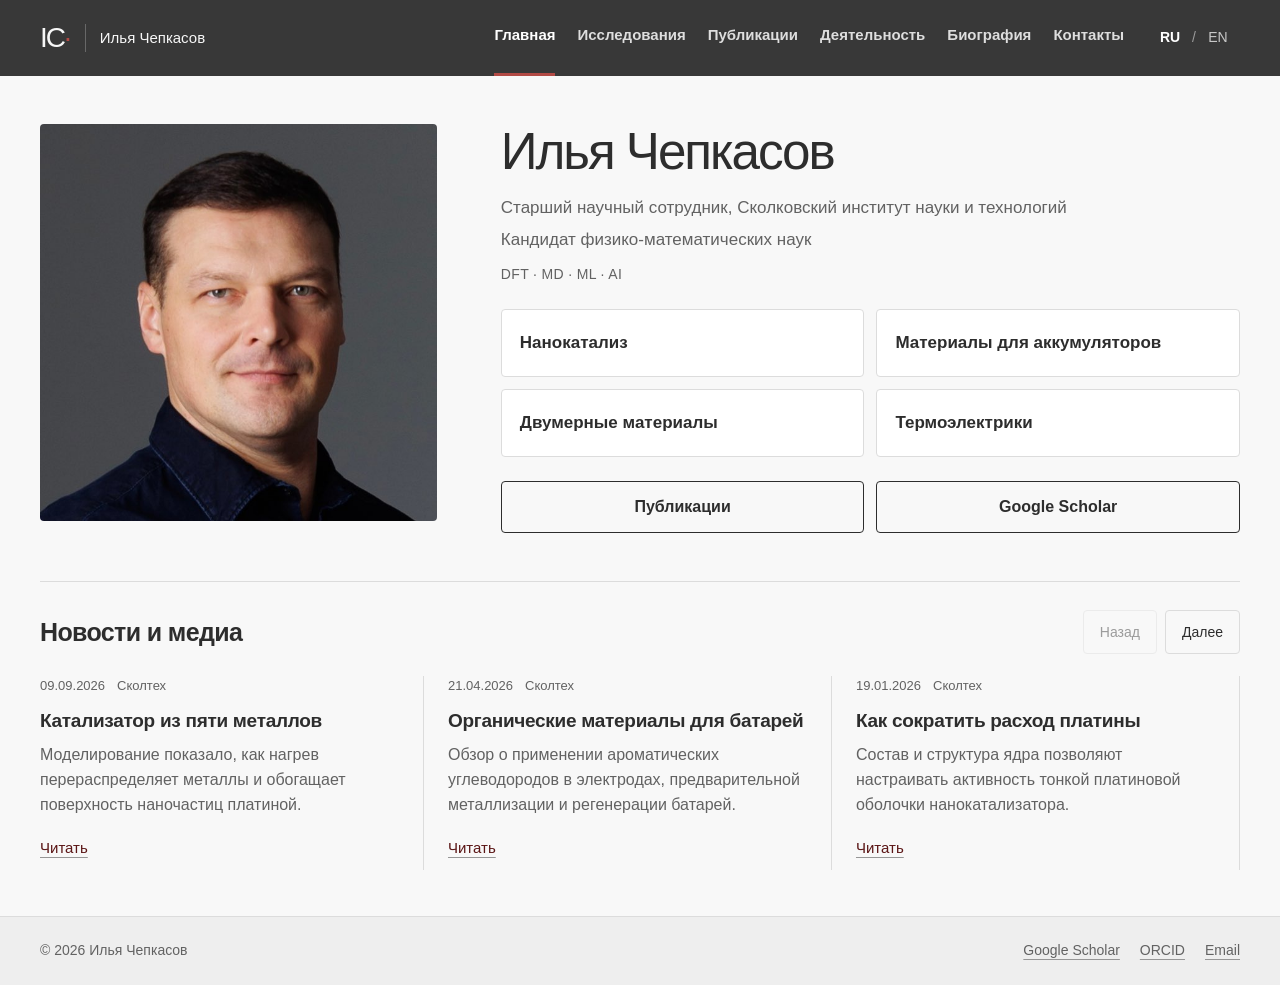
<file: index.html>
<!doctype html><html lang="ru"><head><meta charset="utf-8"><meta name="viewport" content="width=device-width, initial-scale=1"><meta name="description" content="Илья Чепкасов — старший научный сотрудник Сколтеха. Вычислительное материаловедение, нанокатализ и материалы для энергетики."><title>Главная — Илья Чепкасов</title><link rel="icon" href="assets/images/mark.svg" type="image/svg+xml"><link rel="stylesheet" href="assets/css/styles.css?v=20261006-responsive"><script src="assets/js/publications-data.js?v=20261013-pdfs" defer></script><script src="assets/js/main.js?v=20261006-responsive" defer></script></head><body data-title-ru="Главная — Илья Чепкасов" data-title-en="Home — Ilya Chepkasov" class="home"><a class="skip" href="#main"><span class="" data-ru="К содержанию" data-en="Skip to content">К содержанию</span></a><header class="site-header"><div class="header-inner"><a class="brand" href="index.html"><span class="brand-mark" aria-hidden="true">IC<span>·</span></span><span class="brand-name"><span class="" data-ru="Илья Чепкасов" data-en="Ilya Chepkasov">Илья Чепкасов</span></span></a><button id="menu-toggle" class="menu-toggle" aria-controls="nav" aria-expanded="false"><span class="" data-ru="Меню" data-en="Menu">Меню</span></button><nav id="nav" aria-label="Навигация" data-aria-ru="Навигация" data-aria-en="Main navigation"><a href="index.html" aria-current="page"><span class="" data-ru="Главная" data-en="Home">Главная</span></a><a href="research.html"><span class="" data-ru="Исследования" data-en="Research">Исследования</span></a><a href="publications.html"><span class="" data-ru="Публикации" data-en="Publications">Публикации</span></a><a href="activities.html"><span class="" data-ru="Деятельность" data-en="Activities">Деятельность</span></a><a href="cv.html"><span class="" data-ru="Биография" data-en="Biography">Биография</span></a><a href="contact.html"><span class="" data-ru="Контакты" data-en="Contact">Контакты</span></a></nav><div class="language" role="group" aria-label="Язык / Language"><button data-lang="ru" aria-pressed="true">RU</button><span>/</span><button data-lang="en" aria-pressed="false">EN</button></div></div></header><main id="main"><section class="hero container"><figure class="portrait"><img src="assets/images/portrait.jpg" alt="Илья Чепкасов" data-alt-ru="Илья Чепкасов" data-alt-en="Ilya Chepkasov" width="640" height="640" fetchpriority="high"></figure><div class="hero-copy"><div class="hero-identity"><h1><span class="" data-ru="Илья" data-en="Ilya">Илья</span> <span class="" data-ru="Чепкасов" data-en="Chepkasov">Чепкасов</span></h1><div class="hero-role"><p class="" data-ru="Старший научный сотрудник, Сколковский институт науки и технологий" data-en="Senior Research Scientist, Skolkovo Institute of Science and Technology">Старший научный сотрудник, Сколковский институт науки и технологий</p><p class="" data-ru="Кандидат физико-математических наук" data-en="PhD in condensed matter physics">Кандидат физико-математических наук</p></div><p class="hero-methods">DFT · MD · ML · AI</p></div><div class="research-chips"><a href="research.html?area=catalysis"><span class="" data-ru="Нанокатализ" data-en="Nanocatalysis">Нанокатализ</span></a><a href="research.html?area=batteries"><span class="" data-ru="Материалы для аккумуляторов" data-en="Battery materials">Материалы для аккумуляторов</span></a><a href="research.html?area=2d"><span class="" data-ru="Двумерные материалы" data-en="Two-dimensional materials">Двумерные материалы</span></a><a href="research.html?area=thermoelectrics"><span class="" data-ru="Термоэлектрики" data-en="Thermoelectrics">Термоэлектрики</span></a></div><div class="hero-actions"><a class="button" href="publications.html"><span class="" data-ru="Публикации" data-en="Publications">Публикации</span> </a><a class="button button-secondary" href="https://scholar.google.com/citations?user=uld736gAAAAJ" target="_blank" rel="noopener noreferrer"><span class="" data-ru="Google Scholar" data-en="Google Scholar">Google Scholar</span> </a></div></div></section><section class="home-news container" aria-labelledby="news-heading"><div class="news-heading"><h2 id="news-heading"><span class="" data-ru="Новости и медиа" data-en="News &amp; media">Новости и медиа</span></h2><div class="news-controls"><button id="news-prev" type="button" aria-controls="news-list"><span class="" data-ru="Назад" data-en="Previous">Назад</span></button><button id="news-next" type="button" aria-controls="news-list"><span class="" data-ru="Далее" data-en="Next">Далее</span></button></div></div><div id="news-list" class="news-list" tabindex="0" aria-label="Новости и медиа" data-aria-ru="Новости и медиа" data-aria-en="News and media"><article class="news-card"><div class="news-meta"><time datetime="2026-09-09">09.09.2026</time><span class="" data-ru="Сколтех" data-en="Skoltech">Сколтех</span></div><h3><a href="https://www.skoltech.ru/news/splav-pyati-metallov-rossijskie-uchenye-sozdali-sverhstabilnyj-katalizator-dlya-toplivnyh-elementov" target="_blank" rel="noopener noreferrer"><span class="" data-ru="Катализатор из пяти металлов" data-en="A five-metal catalyst">Катализатор из пяти металлов</span></a></h3><p class="" data-ru="Моделирование показало, как нагрев перераспределяет металлы и обогащает поверхность наночастиц платиной." data-en="Simulations revealed how heating redistributes metals and enriches nanoparticle surfaces with platinum.">Моделирование показало, как нагрев перераспределяет металлы и обогащает поверхность наночастиц платиной.</p><a class="text-link" href="https://www.skoltech.ru/news/splav-pyati-metallov-rossijskie-uchenye-sozdali-sverhstabilnyj-katalizator-dlya-toplivnyh-elementov" target="_blank" rel="noopener noreferrer"><span class="" data-ru="Читать" data-en="Read">Читать</span> </a></article><article class="news-card"><div class="news-meta"><time datetime="2026-04-21">21.04.2026</time><span class="" data-ru="Сколтех" data-en="Skoltech">Сколтех</span></div><h3><a href="https://www.skoltech.ru/news/batteries-naphthalene-and-anthracene-hydrocarbons-will-change-future-energy-storage" target="_blank" rel="noopener noreferrer"><span class="" data-ru="Органические материалы для батарей" data-en="Organic battery materials">Органические материалы для батарей</span></a></h3><p class="" data-ru="Обзор о применении ароматических углеводородов в электродах, предварительной металлизации и регенерации батарей." data-en="A review of aromatic hydrocarbons for electrodes, premetallation and battery regeneration.">Обзор о применении ароматических углеводородов в электродах, предварительной металлизации и регенерации батарей.</p><a class="text-link" href="https://www.skoltech.ru/news/batteries-naphthalene-and-anthracene-hydrocarbons-will-change-future-energy-storage" target="_blank" rel="noopener noreferrer"><span class="" data-ru="Читать" data-en="Read">Читать</span> </a></article><article class="news-card"><div class="news-meta"><time datetime="2026-01-19">19.01.2026</time><span class="" data-ru="Сколтех" data-en="Skoltech">Сколтех</span></div><h3><a href="https://www.skoltech.ru/news/skoltech-researchers-find-way-reduce-platinum-catalysts" target="_blank" rel="noopener noreferrer"><span class="" data-ru="Как сократить расход платины" data-en="Using platinum more efficiently">Как сократить расход платины</span></a></h3><p class="" data-ru="Состав и структура ядра позволяют настраивать активность тонкой платиновой оболочки нанокатализатора." data-en="The core composition and structure control the activity of a thin platinum shell in nanocatalysts.">Состав и структура ядра позволяют настраивать активность тонкой платиновой оболочки нанокатализатора.</p><a class="text-link" href="https://www.skoltech.ru/news/skoltech-researchers-find-way-reduce-platinum-catalysts" target="_blank" rel="noopener noreferrer"><span class="" data-ru="Читать" data-en="Read">Читать</span> </a></article><article class="news-card"><div class="news-meta"><time datetime="2025-12-10">10.12.2025</time><span class="" data-ru="Сколтех" data-en="Skoltech">Сколтех</span></div><h3><a href="https://www.skoltech.ru/news/safe-and-affordable-fast-charging-batteries-multilayered-alkali-metal-structures-open-door-energy-future" target="_blank" rel="noopener noreferrer"><span class="" data-ru="Многослойные аноды" data-en="Multilayer anodes">Многослойные аноды</span></a></h3><p class="" data-ru="В обзоре собраны результаты о слоях лития, натрия и калия в углеродных анодах и перспективах быстрой зарядки." data-en="A review brings together evidence on lithium, sodium and potassium layers in carbon anodes and prospects for fast charging.">В обзоре собраны результаты о слоях лития, натрия и калия в углеродных анодах и перспективах быстрой зарядки.</p><a class="text-link" href="https://www.skoltech.ru/news/safe-and-affordable-fast-charging-batteries-multilayered-alkali-metal-structures-open-door-energy-future" target="_blank" rel="noopener noreferrer"><span class="" data-ru="Читать" data-en="Read">Читать</span> </a></article><article class="news-card"><div class="news-meta"><time datetime="2025-11-26">26.11.2025</time><span class="" data-ru="Сколтех" data-en="Skoltech">Сколтех</span></div><h3><a href="https://www.skoltech.ru/news/rossijskie-uchyonye-ustanovili-prichinu-vysokoj-effektivnosti-elektrokatalizatorov-dlya-himicheskih-istochnikov-toka" target="_blank" rel="noopener noreferrer"><span class="" data-ru="Азотированный носитель Pt/C" data-en="Nitrogen-doped Pt/C support">Азотированный носитель Pt/C</span></a></h3><p class="" data-ru="Расчёты помогли объяснить, почему добавление азота в углеродный носитель улучшает работу платинового катализатора." data-en="Calculations helped explain why adding nitrogen to a carbon support improves platinum catalyst performance.">Расчёты помогли объяснить, почему добавление азота в углеродный носитель улучшает работу платинового катализатора.</p><a class="text-link" href="https://www.skoltech.ru/news/rossijskie-uchyonye-ustanovili-prichinu-vysokoj-effektivnosti-elektrokatalizatorov-dlya-himicheskih-istochnikov-toka" target="_blank" rel="noopener noreferrer"><span class="" data-ru="Читать" data-en="Read">Читать</span> </a></article><article class="news-card"><div class="news-meta"><time datetime="2025-10-08">08.10.2025</time><span class="" data-ru="Коммерсантъ · СМИ" data-en="Kommersant · Media">Коммерсантъ · СМИ</span></div><h3><a href="https://www.kommersant.ru/doc/8097907" target="_blank" rel="noopener noreferrer"><span class="" data-ru="Наночастицы будущего" data-en="Nanoparticles of the future">Наночастицы будущего</span></a></h3><p class="" data-ru="Илья Чепкасов и Александр Квашнин — о многокомпонентных нанокатализаторах и задачах их исследования." data-en="Ilya Chepkasov and Alexander Kvashnin discuss multicomponent nanocatalysts and the challenges of studying them.">Илья Чепкасов и Александр Квашнин — о многокомпонентных нанокатализаторах и задачах их исследования.</p><a class="text-link" href="https://www.kommersant.ru/doc/8097907" target="_blank" rel="noopener noreferrer"><span class="" data-ru="Читать" data-en="Read">Читать</span> </a></article><article class="news-card"><div class="news-meta"><time datetime="2025-08-26">26.08.2025</time><span class="" data-ru="Сколтех" data-en="Skoltech">Сколтех</span></div><h3><a href="https://www.skoltech.ru/news/method-found-improve-reliability-thermoelectrics-high-performance-generators" target="_blank" rel="noopener noreferrer"><span class="" data-ru="Механические свойства PbTe" data-en="Mechanical properties of PbTe">Механические свойства PbTe</span></a></h3><p class="" data-ru="Исследование показало, как дефекты и легирование меняют прочность и пластичность теллурида свинца." data-en="The study examined how defects and doping change the strength and ductility of lead telluride.">Исследование показало, как дефекты и легирование меняют прочность и пластичность теллурида свинца.</p><a class="text-link" href="https://www.skoltech.ru/news/method-found-improve-reliability-thermoelectrics-high-performance-generators" target="_blank" rel="noopener noreferrer"><span class="" data-ru="Читать" data-en="Read">Читать</span> </a></article><article class="news-card"><div class="news-meta"><time datetime="2025-04-09">09.04.2025</time><span class="" data-ru="Сколтех" data-en="Skoltech">Сколтех</span></div><h3><a href="https://www.skoltech.ru/news/amorphization-alters-nanocatalyst-properties-skoltech-research-shows-impact-structural-disorder" target="_blank" rel="noopener noreferrer"><span class="" data-ru="Неупорядоченные нанокатализаторы" data-en="Disordered nanocatalysts">Неупорядоченные нанокатализаторы</span></a></h3><p class="" data-ru="Изучено, как аморфизация и строение наночастиц иридия и палладия влияют на их каталитические свойства." data-en="A study of how amorphization and iridium–palladium nanoparticle structure affect catalytic properties.">Изучено, как аморфизация и строение наночастиц иридия и палладия влияют на их каталитические свойства.</p><a class="text-link" href="https://www.skoltech.ru/news/amorphization-alters-nanocatalyst-properties-skoltech-research-shows-impact-structural-disorder" target="_blank" rel="noopener noreferrer"><span class="" data-ru="Читать" data-en="Read">Читать</span> </a></article></div></section></main><footer><div class="container footer-inner"><span>© 2026 <span class="" data-ru="Илья Чепкасов" data-en="Ilya Chepkasov">Илья Чепкасов</span></span><div class="footer-links"><a class="text-link" href="https://scholar.google.com/citations?user=uld736gAAAAJ" target="_blank" rel="noopener noreferrer"><span class="" data-ru="Google Scholar" data-en="Google Scholar">Google Scholar</span> </a><a class="text-link" href="https://orcid.org/0000-0001-8376-2999" target="_blank" rel="noopener noreferrer"><span class="" data-ru="ORCID" data-en="ORCID">ORCID</span> </a><a href="mailto:I.Chepkasov@skoltech.ru">Email</a></div></div></footer></body></html>
</file>
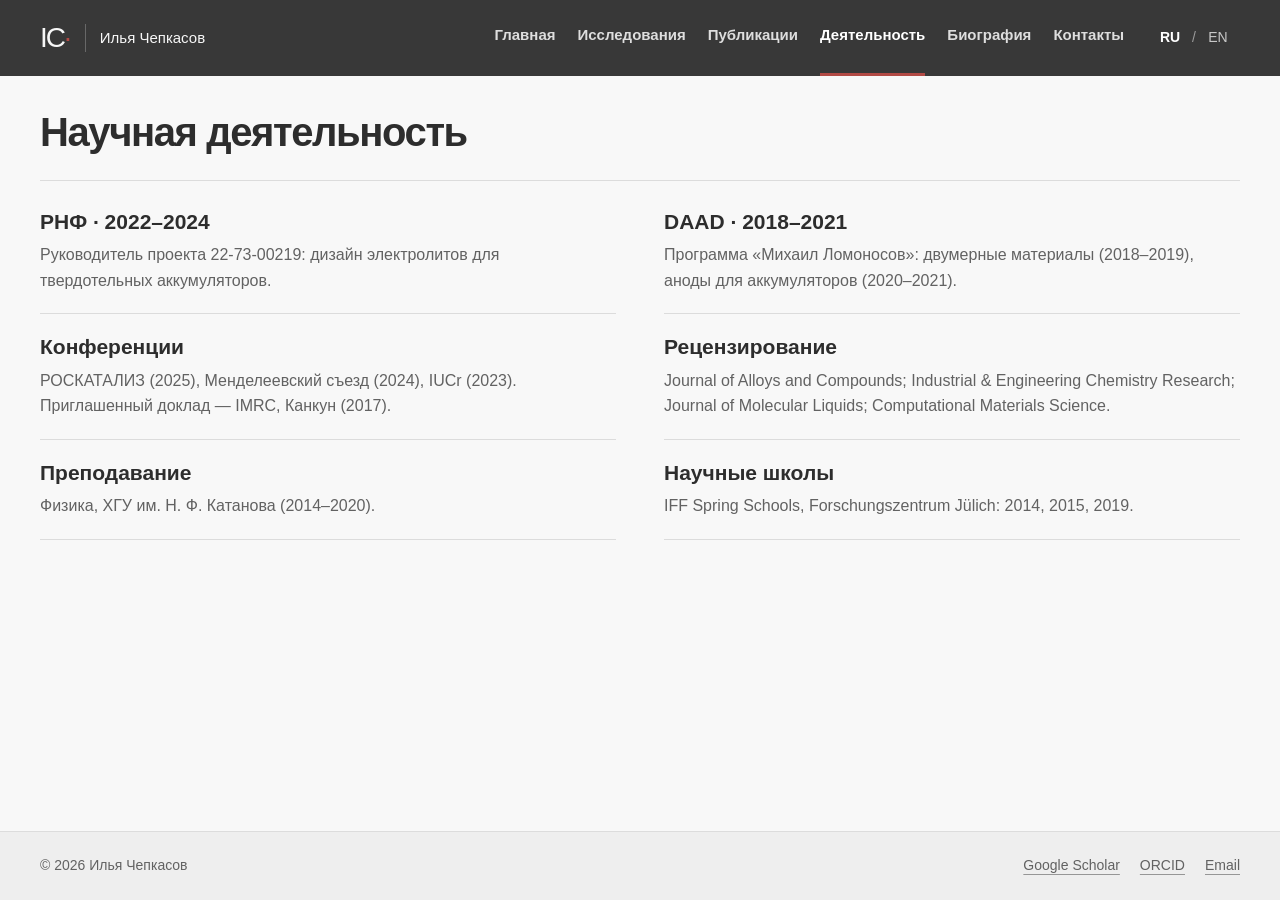
<file: activities.html>
<!doctype html><html lang="ru"><head><meta charset="utf-8"><meta name="viewport" content="width=device-width, initial-scale=1"><meta name="description" content="Илья Чепкасов — старший научный сотрудник Сколтеха. Вычислительное материаловедение, нанокатализ и материалы для энергетики."><title>Деятельность — Илья Чепкасов</title><link rel="icon" href="assets/images/mark.svg" type="image/svg+xml"><link rel="stylesheet" href="assets/css/styles.css?v=20261006-responsive"><script src="assets/js/publications-data.js?v=20261013-pdfs" defer></script><script src="assets/js/main.js?v=20261006-responsive" defer></script></head><body data-title-ru="Деятельность — Илья Чепкасов" data-title-en="Activities — Ilya Chepkasov" class="inner"><a class="skip" href="#main"><span class="" data-ru="К содержанию" data-en="Skip to content">К содержанию</span></a><header class="site-header"><div class="header-inner"><a class="brand" href="index.html"><span class="brand-mark" aria-hidden="true">IC<span>·</span></span><span class="brand-name"><span class="" data-ru="Илья Чепкасов" data-en="Ilya Chepkasov">Илья Чепкасов</span></span></a><button id="menu-toggle" class="menu-toggle" aria-controls="nav" aria-expanded="false"><span class="" data-ru="Меню" data-en="Menu">Меню</span></button><nav id="nav" aria-label="Навигация" data-aria-ru="Навигация" data-aria-en="Main navigation"><a href="index.html"><span class="" data-ru="Главная" data-en="Home">Главная</span></a><a href="research.html"><span class="" data-ru="Исследования" data-en="Research">Исследования</span></a><a href="publications.html"><span class="" data-ru="Публикации" data-en="Publications">Публикации</span></a><a href="activities.html" aria-current="page"><span class="" data-ru="Деятельность" data-en="Activities">Деятельность</span></a><a href="cv.html"><span class="" data-ru="Биография" data-en="Biography">Биография</span></a><a href="contact.html"><span class="" data-ru="Контакты" data-en="Contact">Контакты</span></a></nav><div class="language" role="group" aria-label="Язык / Language"><button data-lang="ru" aria-pressed="true">RU</button><span>/</span><button data-lang="en" aria-pressed="false">EN</button></div></div></header><main id="main"><section class="page-head container"><h1 class="" data-ru="Научная деятельность" data-en="Academic activities">Научная деятельность</h1></section><section class="container activity-grid"><article class="activity-block"><h2 class="" data-ru="РНФ · 2022–2024" data-en="RSF · 2022–2024">РНФ · 2022–2024</h2><p class="" data-ru="Руководитель проекта 22-73-00219: дизайн электролитов для твердотельных аккумуляторов." data-en="PI, project 22-73-00219: design of electrolytes for solid-state batteries.">Руководитель проекта 22-73-00219: дизайн электролитов для твердотельных аккумуляторов.</p></article><article class="activity-block"><h2 class="" data-ru="DAAD · 2018–2021" data-en="DAAD · 2018–2021">DAAD · 2018–2021</h2><p class="" data-ru="Программа «Михаил Ломоносов»: двумерные материалы (2018–2019), аноды для аккумуляторов (2020–2021)." data-en="Mikhail Lomonosov program: 2D materials (2018–2019), battery anodes (2020–2021).">Программа «Михаил Ломоносов»: двумерные материалы (2018–2019), аноды для аккумуляторов (2020–2021).</p></article><article class="activity-block"><h2 class="" data-ru="Конференции" data-en="Conferences">Конференции</h2><p class="" data-ru="РОСКАТАЛИЗ (2025), Менделеевский съезд (2024), IUCr (2023). Приглашенный доклад — IMRC, Канкун (2017)." data-en="ROSKATALIZ (2025), Mendeleev Congress (2024), IUCr (2023). Invited talk — IMRC, Cancun (2017).">РОСКАТАЛИЗ (2025), Менделеевский съезд (2024), IUCr (2023). Приглашенный доклад — IMRC, Канкун (2017).</p></article><article class="activity-block"><h2 class="" data-ru="Рецензирование" data-en="Peer review">Рецензирование</h2><p class="" data-ru="Journal of Alloys and Compounds; Industrial &amp; Engineering Chemistry Research; Journal of Molecular Liquids; Computational Materials Science." data-en="Journal of Alloys and Compounds; Industrial &amp; Engineering Chemistry Research; Journal of Molecular Liquids; Computational Materials Science.">Journal of Alloys and Compounds; Industrial &amp; Engineering Chemistry Research; Journal of Molecular Liquids; Computational Materials Science.</p></article><article class="activity-block"><h2 class="" data-ru="Преподавание" data-en="Teaching">Преподавание</h2><p class="" data-ru="Физика, ХГУ им. Н. Ф. Катанова (2014–2020)." data-en="Physics, Katanov Khakas State University (2014–2020).">Физика, ХГУ им. Н. Ф. Катанова (2014–2020).</p></article><article class="activity-block"><h2 class="" data-ru="Научные школы" data-en="Scientific schools">Научные школы</h2><p class="" data-ru="IFF Spring Schools, Forschungszentrum Jülich: 2014, 2015, 2019." data-en="IFF Spring Schools, Forschungszentrum Jülich: 2014, 2015, 2019.">IFF Spring Schools, Forschungszentrum Jülich: 2014, 2015, 2019.</p></article></section></main><footer><div class="container footer-inner"><span>© 2026 <span class="" data-ru="Илья Чепкасов" data-en="Ilya Chepkasov">Илья Чепкасов</span></span><div class="footer-links"><a class="text-link" href="https://scholar.google.com/citations?user=uld736gAAAAJ" target="_blank" rel="noopener noreferrer"><span class="" data-ru="Google Scholar" data-en="Google Scholar">Google Scholar</span> </a><a class="text-link" href="https://orcid.org/0000-0001-8376-2999" target="_blank" rel="noopener noreferrer"><span class="" data-ru="ORCID" data-en="ORCID">ORCID</span> </a><a href="mailto:I.Chepkasov@skoltech.ru">Email</a></div></div></footer></body></html>
</file>
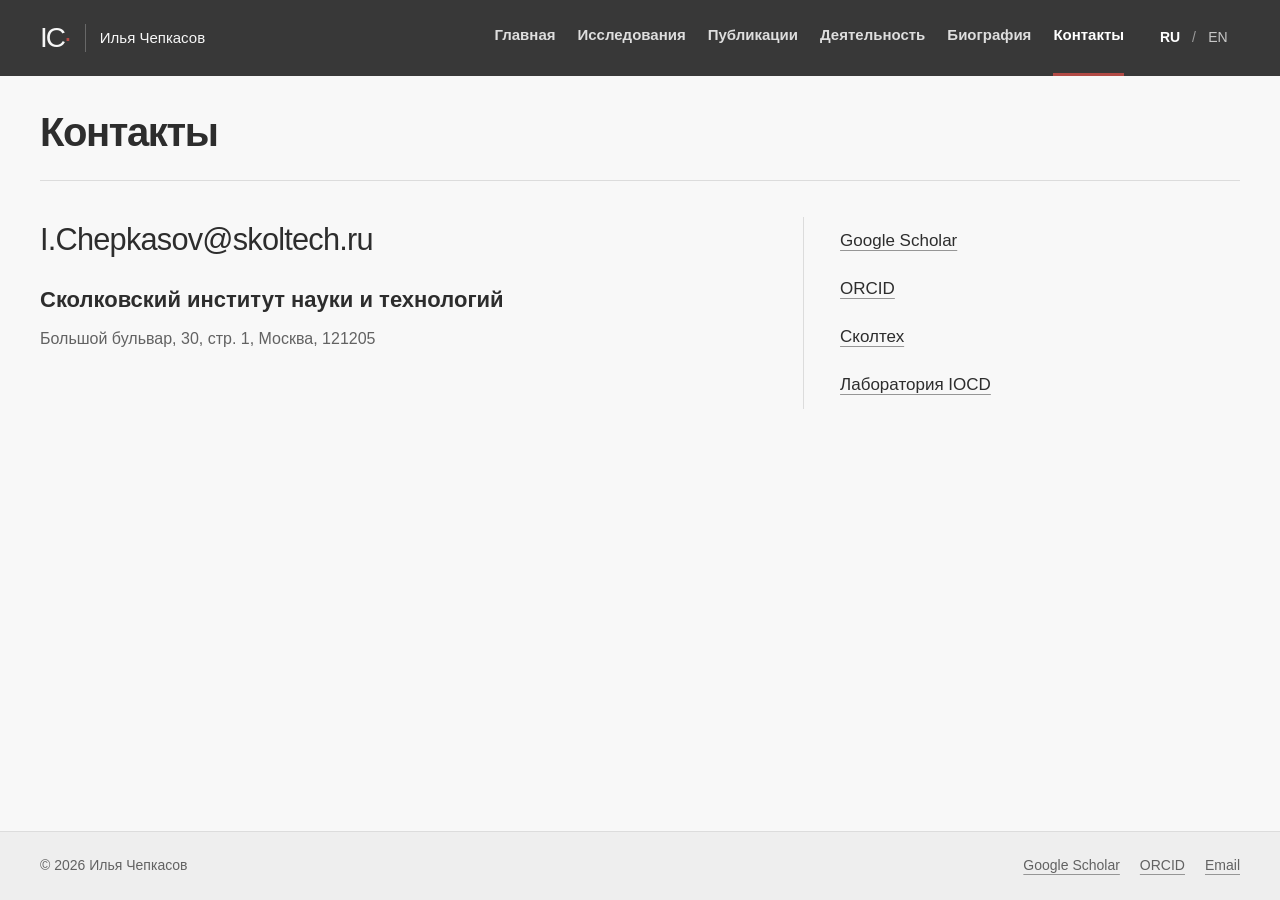
<file: contact.html>
<!doctype html><html lang="ru"><head><meta charset="utf-8"><meta name="viewport" content="width=device-width, initial-scale=1"><meta name="description" content="Илья Чепкасов — старший научный сотрудник Сколтеха. Вычислительное материаловедение, нанокатализ и материалы для энергетики."><title>Контакты — Илья Чепкасов</title><link rel="icon" href="assets/images/mark.svg" type="image/svg+xml"><link rel="stylesheet" href="assets/css/styles.css?v=20261006-responsive"><script src="assets/js/publications-data.js?v=20261013-pdfs" defer></script><script src="assets/js/main.js?v=20261006-responsive" defer></script></head><body data-title-ru="Контакты — Илья Чепкасов" data-title-en="Contact — Ilya Chepkasov" class="inner"><a class="skip" href="#main"><span class="" data-ru="К содержанию" data-en="Skip to content">К содержанию</span></a><header class="site-header"><div class="header-inner"><a class="brand" href="index.html"><span class="brand-mark" aria-hidden="true">IC<span>·</span></span><span class="brand-name"><span class="" data-ru="Илья Чепкасов" data-en="Ilya Chepkasov">Илья Чепкасов</span></span></a><button id="menu-toggle" class="menu-toggle" aria-controls="nav" aria-expanded="false"><span class="" data-ru="Меню" data-en="Menu">Меню</span></button><nav id="nav" aria-label="Навигация" data-aria-ru="Навигация" data-aria-en="Main navigation"><a href="index.html"><span class="" data-ru="Главная" data-en="Home">Главная</span></a><a href="research.html"><span class="" data-ru="Исследования" data-en="Research">Исследования</span></a><a href="publications.html"><span class="" data-ru="Публикации" data-en="Publications">Публикации</span></a><a href="activities.html"><span class="" data-ru="Деятельность" data-en="Activities">Деятельность</span></a><a href="cv.html"><span class="" data-ru="Биография" data-en="Biography">Биография</span></a><a href="contact.html" aria-current="page"><span class="" data-ru="Контакты" data-en="Contact">Контакты</span></a></nav><div class="language" role="group" aria-label="Язык / Language"><button data-lang="ru" aria-pressed="true">RU</button><span>/</span><button data-lang="en" aria-pressed="false">EN</button></div></div></header><main id="main"><section class="page-head container"><h1 class="" data-ru="Контакты" data-en="Contact">Контакты</h1></section><section class="container contact-grid"><div class="contact-main"><a class="email" href="mailto:I.Chepkasov@skoltech.ru">I.Chepkasov@skoltech.ru</a><h2 class="" data-ru="Сколковский институт науки и технологий" data-en="Skolkovo Institute of Science and Technology">Сколковский институт науки и технологий</h2><p class="" data-ru="Большой бульвар, 30, стр. 1, Москва, 121205" data-en="Bolshoy Boulevard 30, bld. 1, Moscow, 121205">Большой бульвар, 30, стр. 1, Москва, 121205</p></div><div class="contact-profiles"><a class="text-link" href="https://scholar.google.com/citations?user=uld736gAAAAJ" target="_blank" rel="noopener noreferrer"><span class="" data-ru="Google Scholar" data-en="Google Scholar">Google Scholar</span> </a><a class="text-link" href="https://orcid.org/0000-0001-8376-2999" target="_blank" rel="noopener noreferrer"><span class="" data-ru="ORCID" data-en="ORCID">ORCID</span> </a><a class="text-link" href="https://new.skoltech.ru/en/persons/ilya-chepkasov" target="_blank" rel="noopener noreferrer"><span class="" data-ru="Сколтех" data-en="Skoltech">Сколтех</span> </a><a class="text-link" href="https://iocd.ru/" target="_blank" rel="noopener noreferrer"><span class="" data-ru="Лаборатория IOCD" data-en="IOCD Lab">Лаборатория IOCD</span> </a></div></section></main><footer><div class="container footer-inner"><span>© 2026 <span class="" data-ru="Илья Чепкасов" data-en="Ilya Chepkasov">Илья Чепкасов</span></span><div class="footer-links"><a class="text-link" href="https://scholar.google.com/citations?user=uld736gAAAAJ" target="_blank" rel="noopener noreferrer"><span class="" data-ru="Google Scholar" data-en="Google Scholar">Google Scholar</span> </a><a class="text-link" href="https://orcid.org/0000-0001-8376-2999" target="_blank" rel="noopener noreferrer"><span class="" data-ru="ORCID" data-en="ORCID">ORCID</span> </a><a href="mailto:I.Chepkasov@skoltech.ru">Email</a></div></div></footer></body></html>
</file>
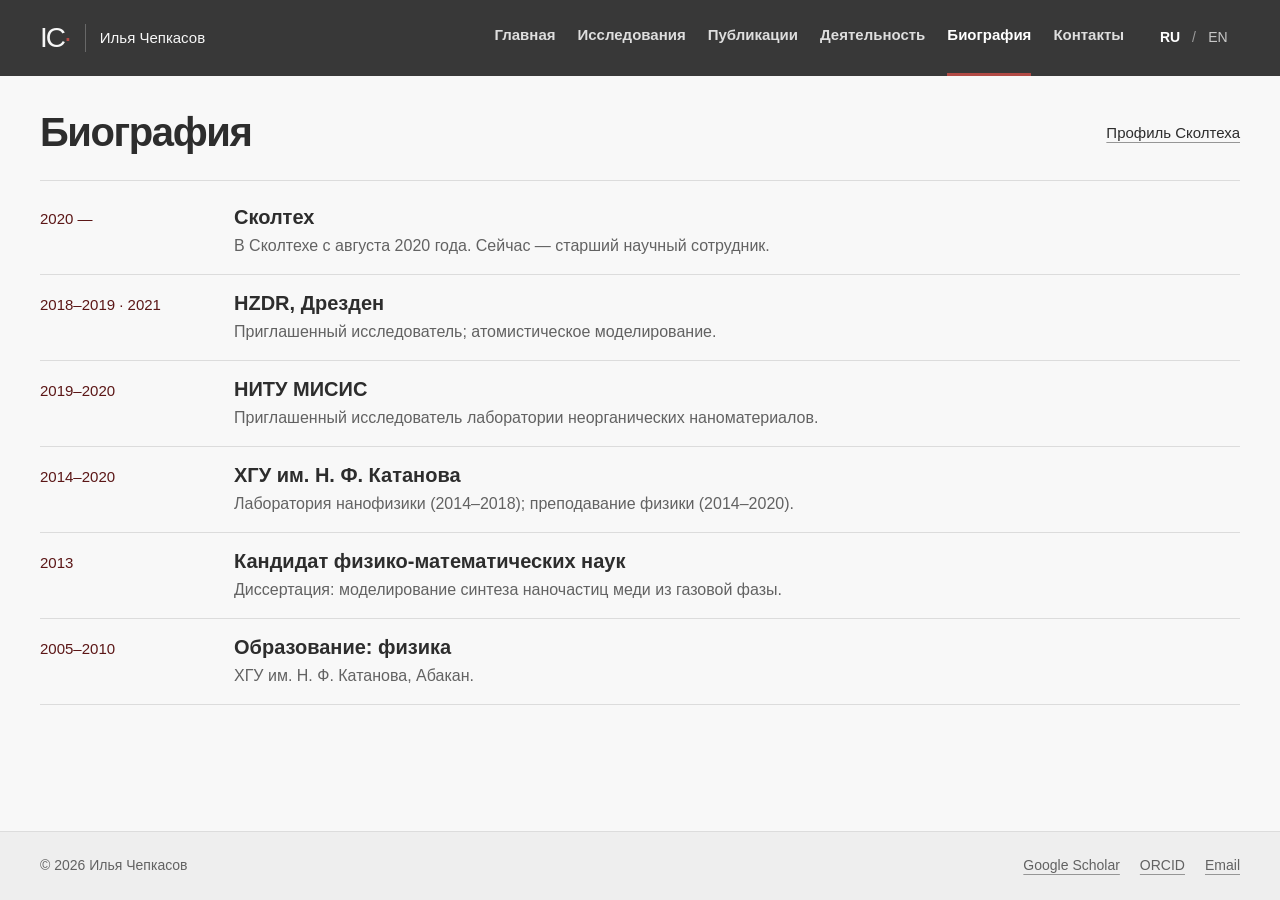
<file: cv.html>
<!doctype html><html lang="ru"><head><meta charset="utf-8"><meta name="viewport" content="width=device-width, initial-scale=1"><meta name="description" content="Илья Чепкасов — старший научный сотрудник Сколтеха. Вычислительное материаловедение, нанокатализ и материалы для энергетики."><title>Биография — Илья Чепкасов</title><link rel="icon" href="assets/images/mark.svg" type="image/svg+xml"><link rel="stylesheet" href="assets/css/styles.css?v=20261006-responsive"><script src="assets/js/publications-data.js?v=20261013-pdfs" defer></script><script src="assets/js/main.js?v=20261006-responsive" defer></script></head><body data-title-ru="Биография — Илья Чепкасов" data-title-en="Biography — Ilya Chepkasov" class="inner"><a class="skip" href="#main"><span class="" data-ru="К содержанию" data-en="Skip to content">К содержанию</span></a><header class="site-header"><div class="header-inner"><a class="brand" href="index.html"><span class="brand-mark" aria-hidden="true">IC<span>·</span></span><span class="brand-name"><span class="" data-ru="Илья Чепкасов" data-en="Ilya Chepkasov">Илья Чепкасов</span></span></a><button id="menu-toggle" class="menu-toggle" aria-controls="nav" aria-expanded="false"><span class="" data-ru="Меню" data-en="Menu">Меню</span></button><nav id="nav" aria-label="Навигация" data-aria-ru="Навигация" data-aria-en="Main navigation"><a href="index.html"><span class="" data-ru="Главная" data-en="Home">Главная</span></a><a href="research.html"><span class="" data-ru="Исследования" data-en="Research">Исследования</span></a><a href="publications.html"><span class="" data-ru="Публикации" data-en="Publications">Публикации</span></a><a href="activities.html"><span class="" data-ru="Деятельность" data-en="Activities">Деятельность</span></a><a href="cv.html" aria-current="page"><span class="" data-ru="Биография" data-en="Biography">Биография</span></a><a href="contact.html"><span class="" data-ru="Контакты" data-en="Contact">Контакты</span></a></nav><div class="language" role="group" aria-label="Язык / Language"><button data-lang="ru" aria-pressed="true">RU</button><span>/</span><button data-lang="en" aria-pressed="false">EN</button></div></div></header><main id="main"><section class="page-head container"><h1 class="" data-ru="Биография" data-en="Biography">Биография</h1><a class="text-link" href="https://new.skoltech.ru/en/persons/ilya-chepkasov" target="_blank" rel="noopener noreferrer"><span class="" data-ru="Профиль Сколтеха" data-en="Skoltech profile">Профиль Сколтеха</span> </a></section><section class="container biography"><div class="timeline"><article class="timeline-row"><span class="timeline-date">2020 —</span><div><h2 class="" data-ru="Сколтех" data-en="Skoltech">Сколтех</h2><p class="" data-ru="В Сколтехе с августа 2020 года. Сейчас — старший научный сотрудник." data-en="Joined in August 2020. Currently Senior Research Scientist.">В Сколтехе с августа 2020 года. Сейчас — старший научный сотрудник.</p></div></article><article class="timeline-row"><span class="timeline-date">2018–2019 · 2021</span><div><h2 class="" data-ru="HZDR, Дрезден" data-en="HZDR, Dresden">HZDR, Дрезден</h2><p class="" data-ru="Приглашенный исследователь; атомистическое моделирование." data-en="Visiting researcher; atomistic simulations.">Приглашенный исследователь; атомистическое моделирование.</p></div></article><article class="timeline-row"><span class="timeline-date">2019–2020</span><div><h2 class="" data-ru="НИТУ МИСИС" data-en="NUST MISIS">НИТУ МИСИС</h2><p class="" data-ru="Приглашенный исследователь лаборатории неорганических наноматериалов." data-en="Visiting researcher, Inorganic Nanomaterials Laboratory.">Приглашенный исследователь лаборатории неорганических наноматериалов.</p></div></article><article class="timeline-row"><span class="timeline-date">2014–2020</span><div><h2 class="" data-ru="ХГУ им. Н. Ф. Катанова" data-en="Katanov Khakas State University">ХГУ им. Н. Ф. Катанова</h2><p class="" data-ru="Лаборатория нанофизики (2014–2018); преподавание физики (2014–2020)." data-en="Nanophysics Laboratory (2014–2018); teaching physics (2014–2020).">Лаборатория нанофизики (2014–2018); преподавание физики (2014–2020).</p></div></article><article class="timeline-row"><span class="timeline-date">2013</span><div><h2 class="" data-ru="Кандидат физико-математических наук" data-en="PhD in condensed matter physics">Кандидат физико-математических наук</h2><p class="" data-ru="Диссертация: моделирование синтеза наночастиц меди из газовой фазы." data-en="Thesis: simulations of copper nanoparticle synthesis from the gas phase.">Диссертация: моделирование синтеза наночастиц меди из газовой фазы.</p></div></article><article class="timeline-row"><span class="timeline-date">2005–2010</span><div><h2 class="" data-ru="Образование: физика" data-en="Education: physics">Образование: физика</h2><p class="" data-ru="ХГУ им. Н. Ф. Катанова, Абакан." data-en="Katanov Khakas State University, Abakan.">ХГУ им. Н. Ф. Катанова, Абакан.</p></div></article></div></section></main><footer><div class="container footer-inner"><span>© 2026 <span class="" data-ru="Илья Чепкасов" data-en="Ilya Chepkasov">Илья Чепкасов</span></span><div class="footer-links"><a class="text-link" href="https://scholar.google.com/citations?user=uld736gAAAAJ" target="_blank" rel="noopener noreferrer"><span class="" data-ru="Google Scholar" data-en="Google Scholar">Google Scholar</span> </a><a class="text-link" href="https://orcid.org/0000-0001-8376-2999" target="_blank" rel="noopener noreferrer"><span class="" data-ru="ORCID" data-en="ORCID">ORCID</span> </a><a href="mailto:I.Chepkasov@skoltech.ru">Email</a></div></div></footer></body></html>
</file>
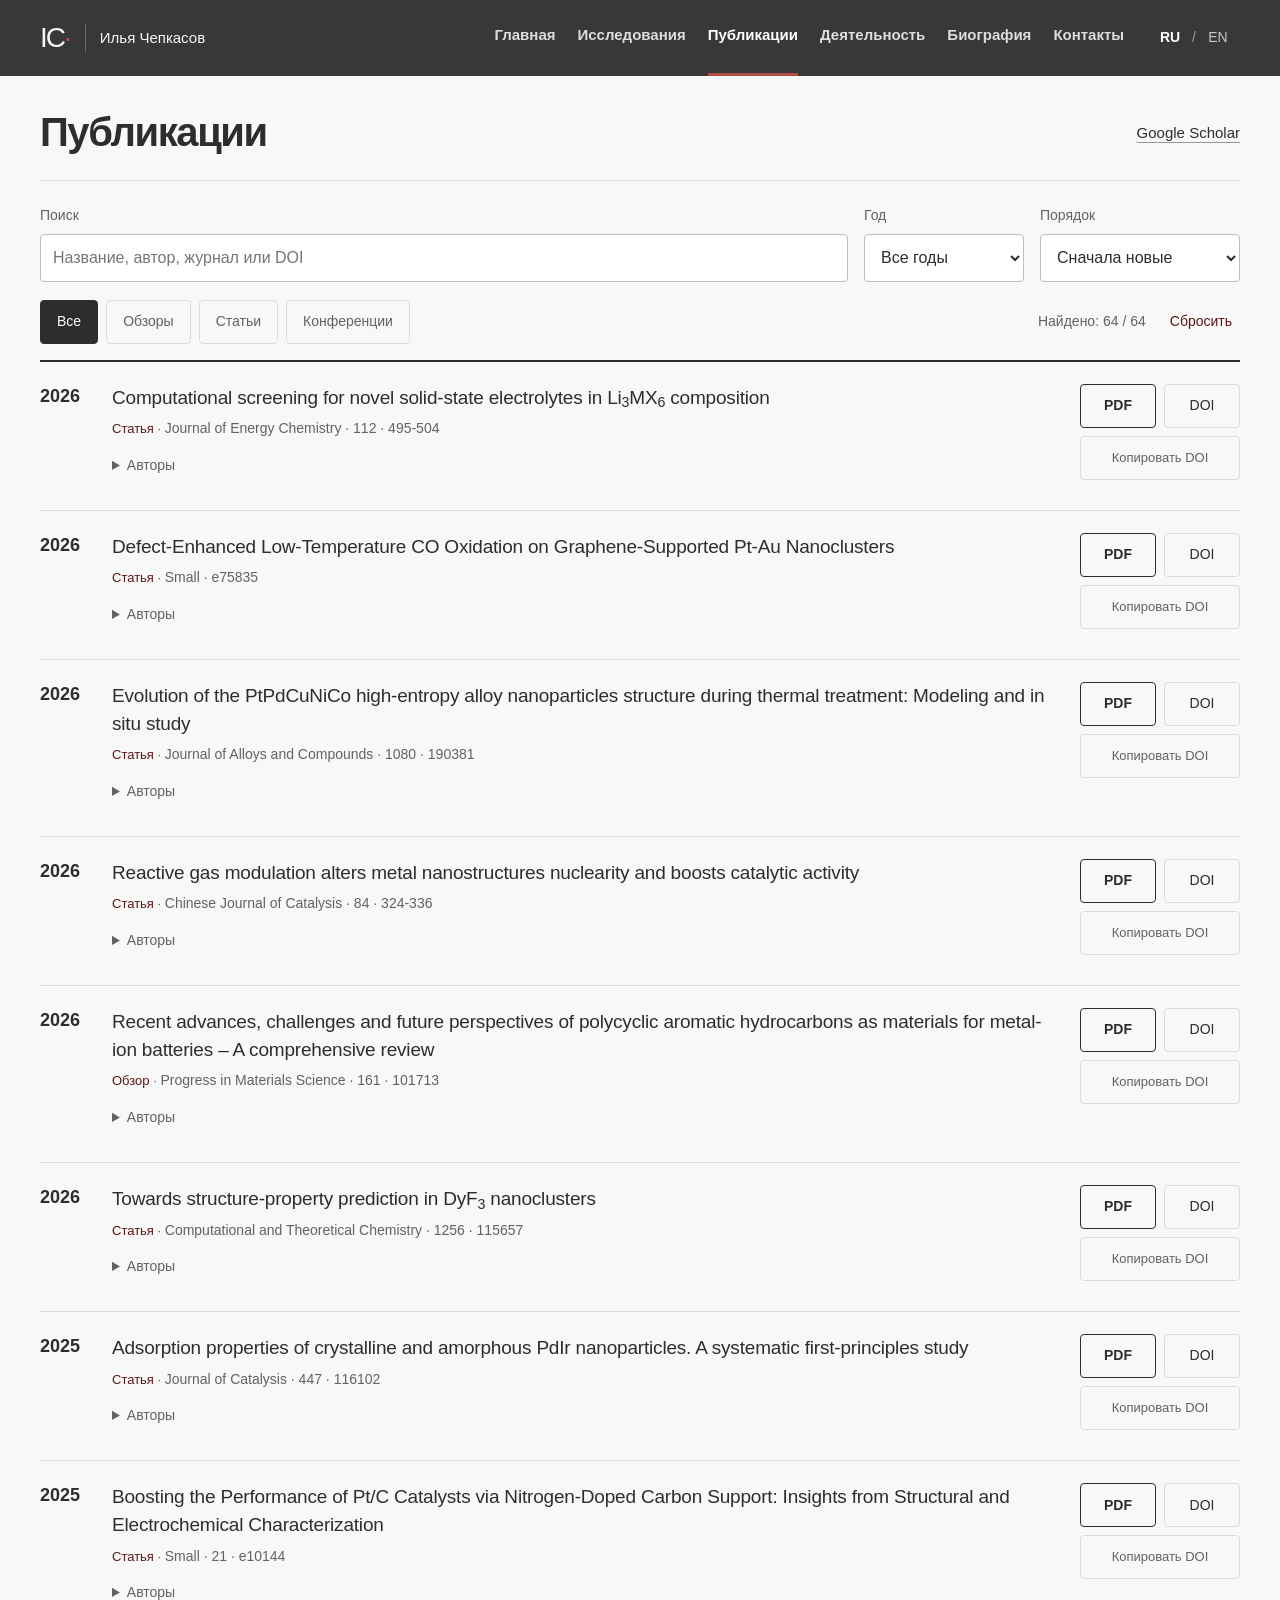
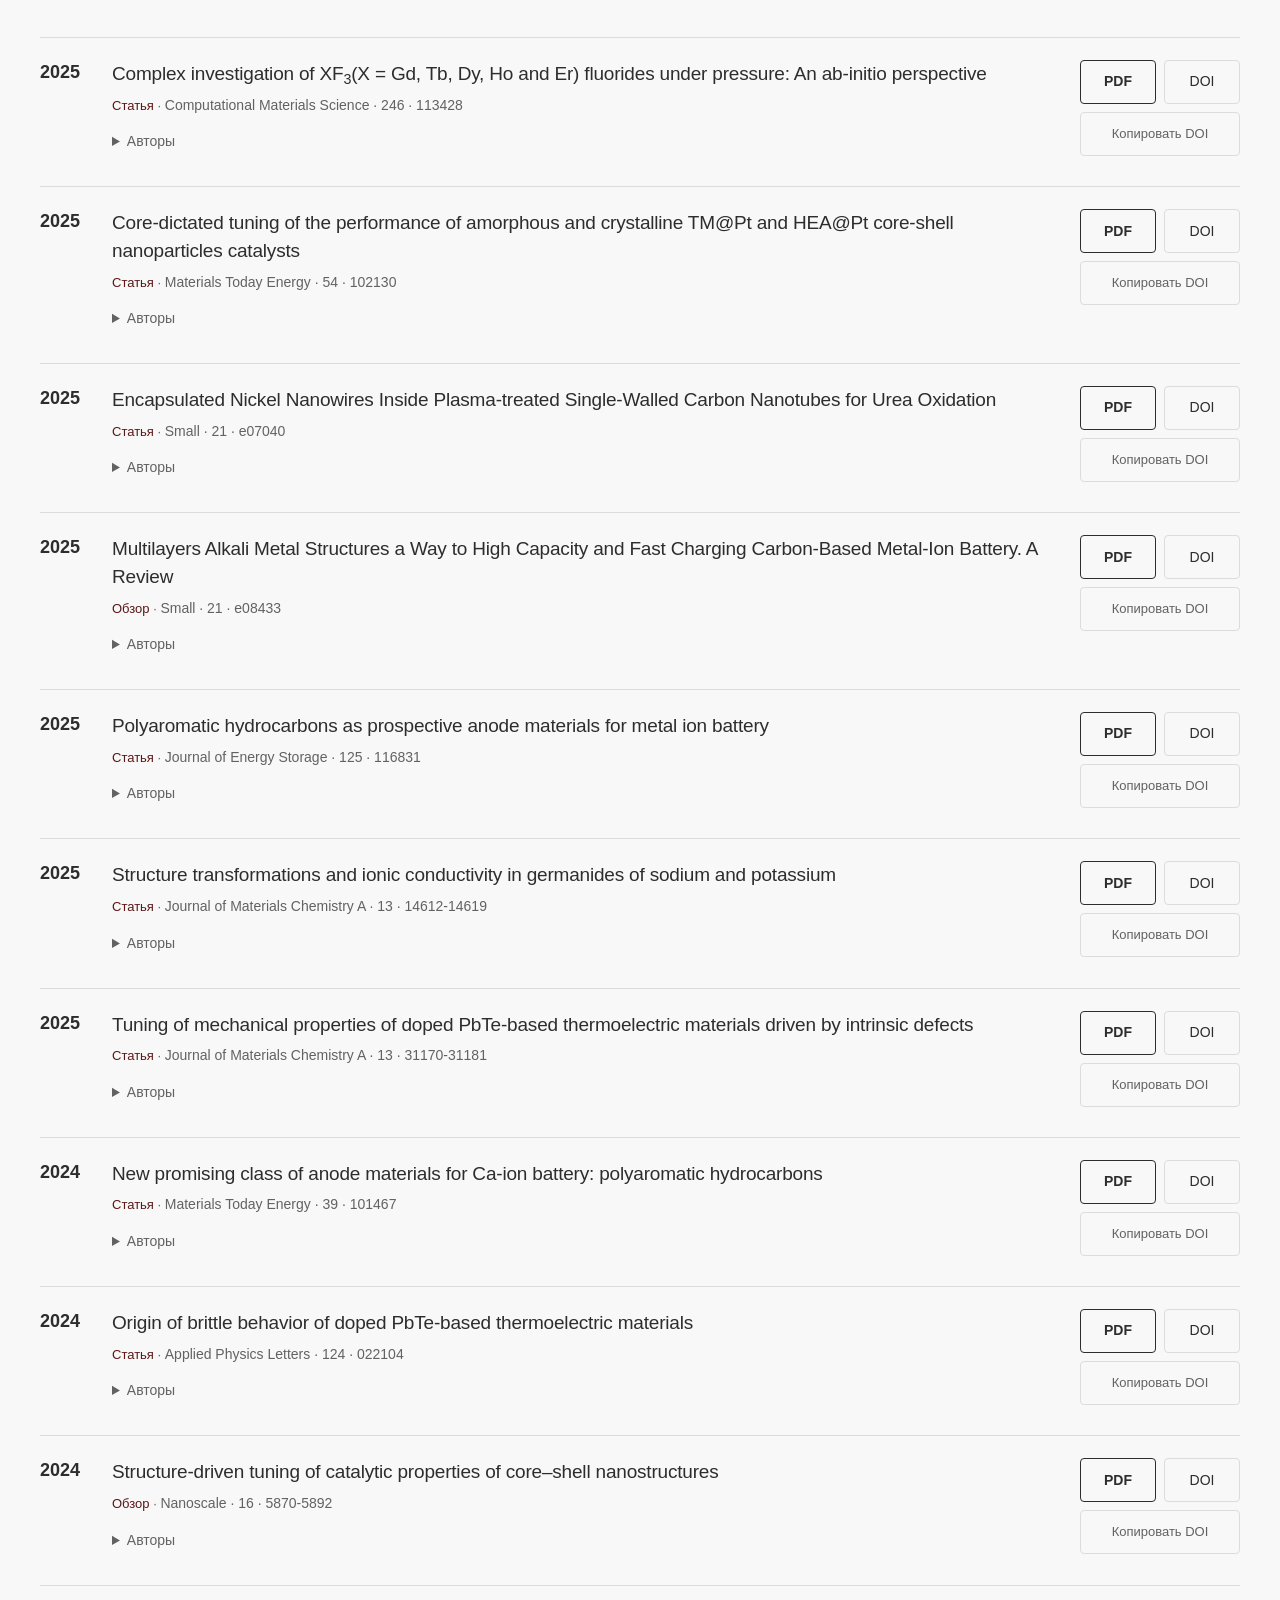
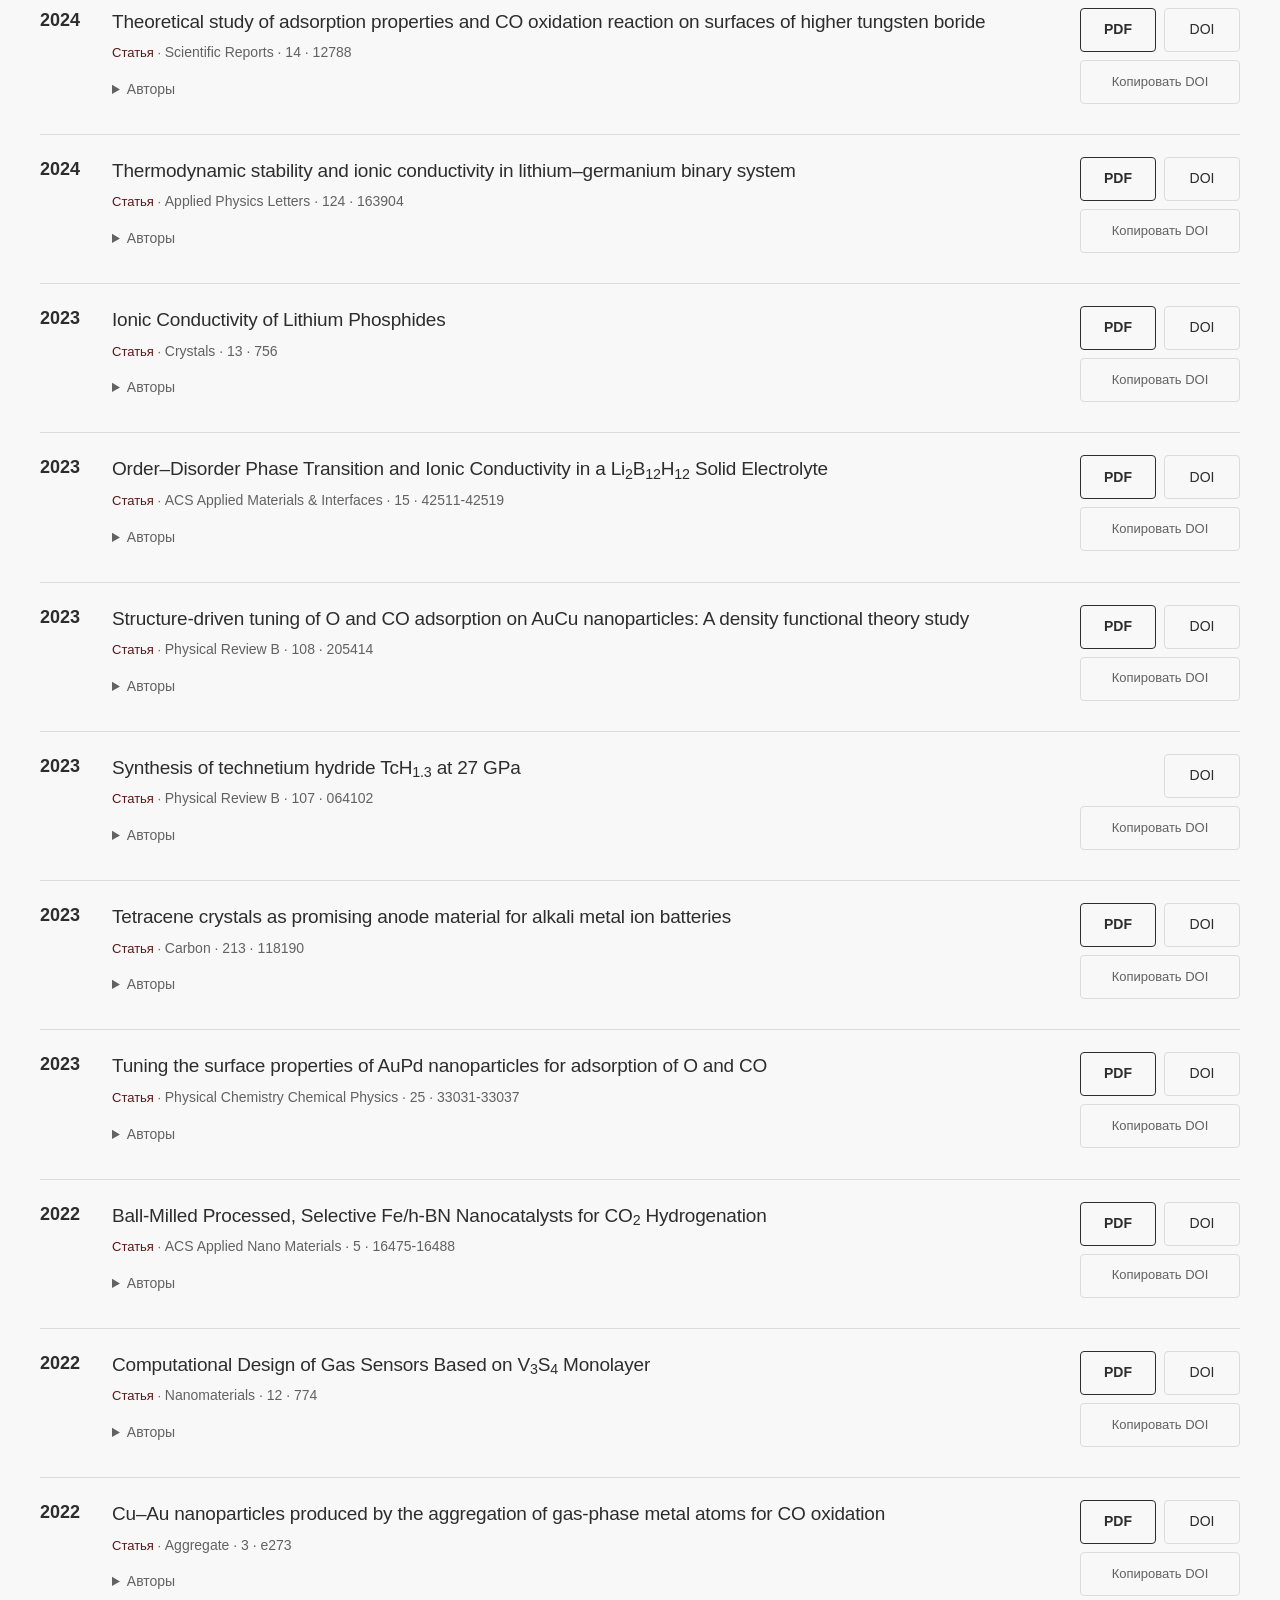
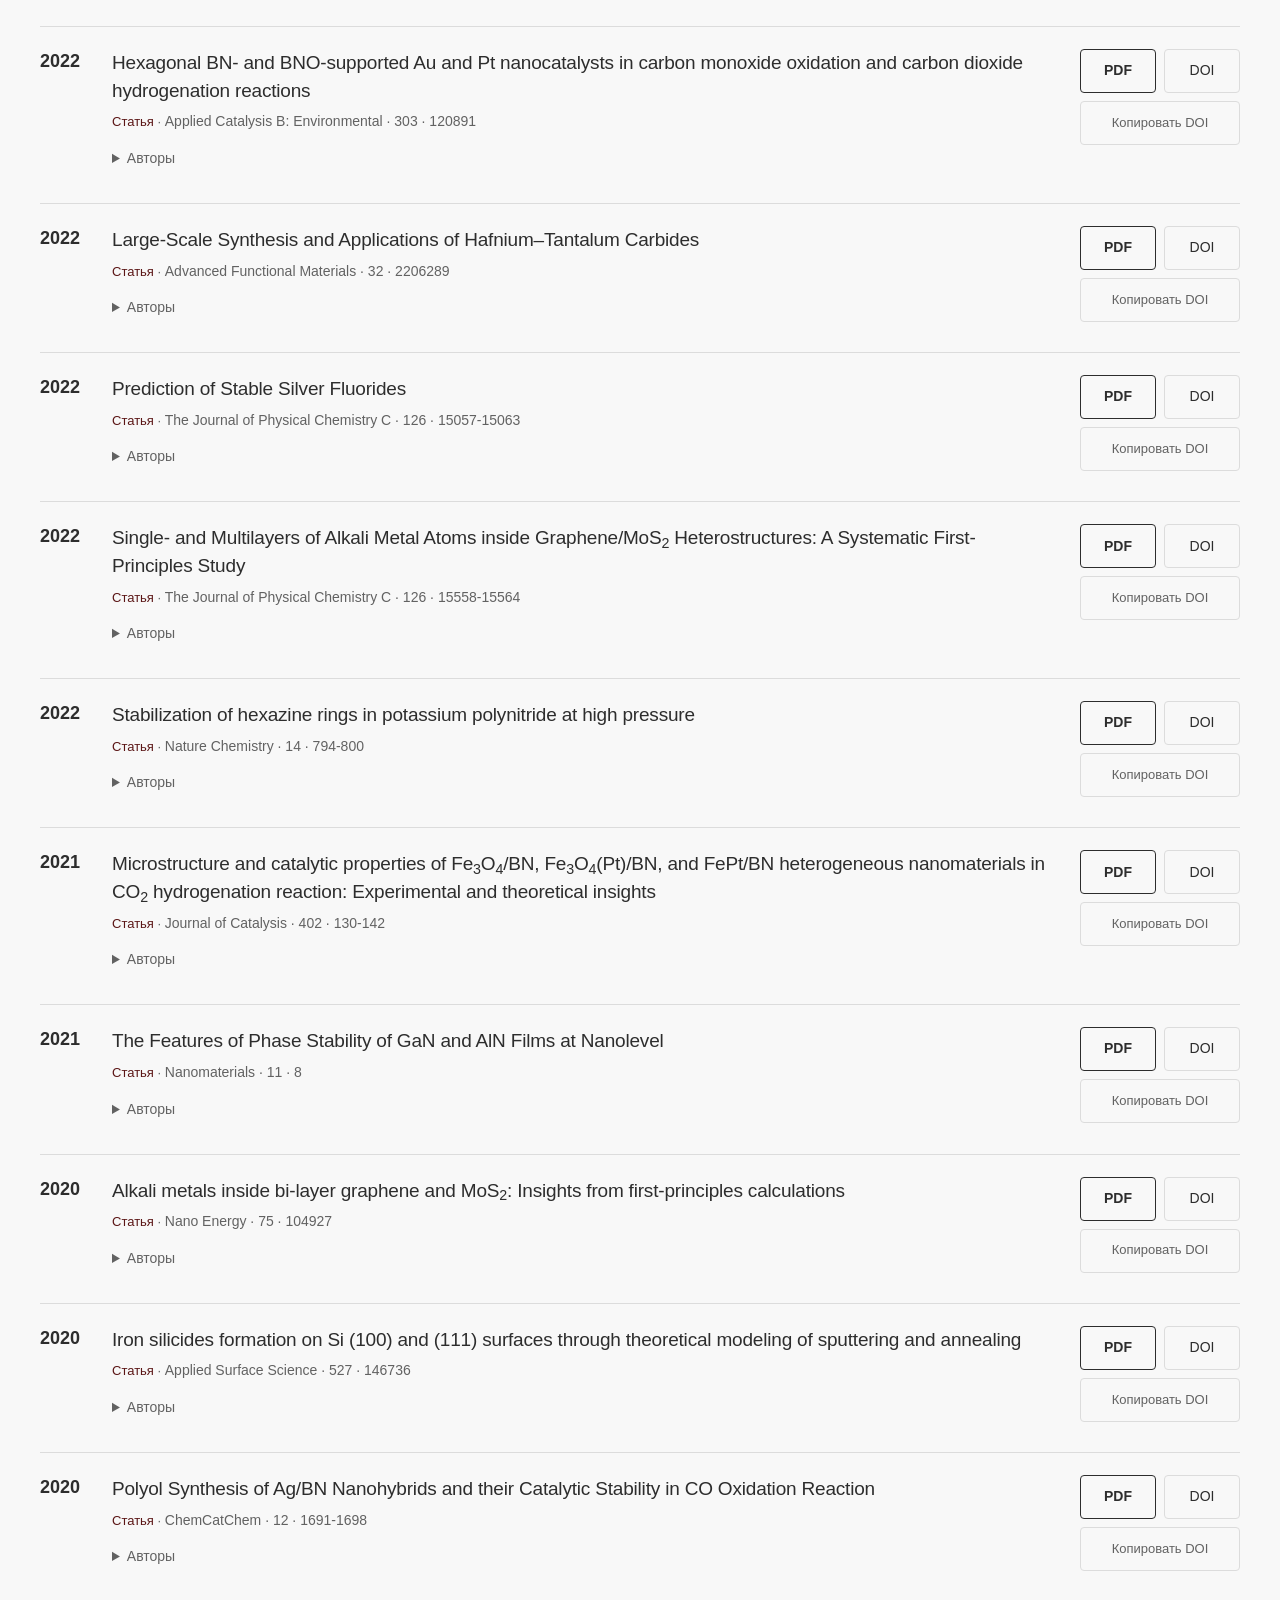
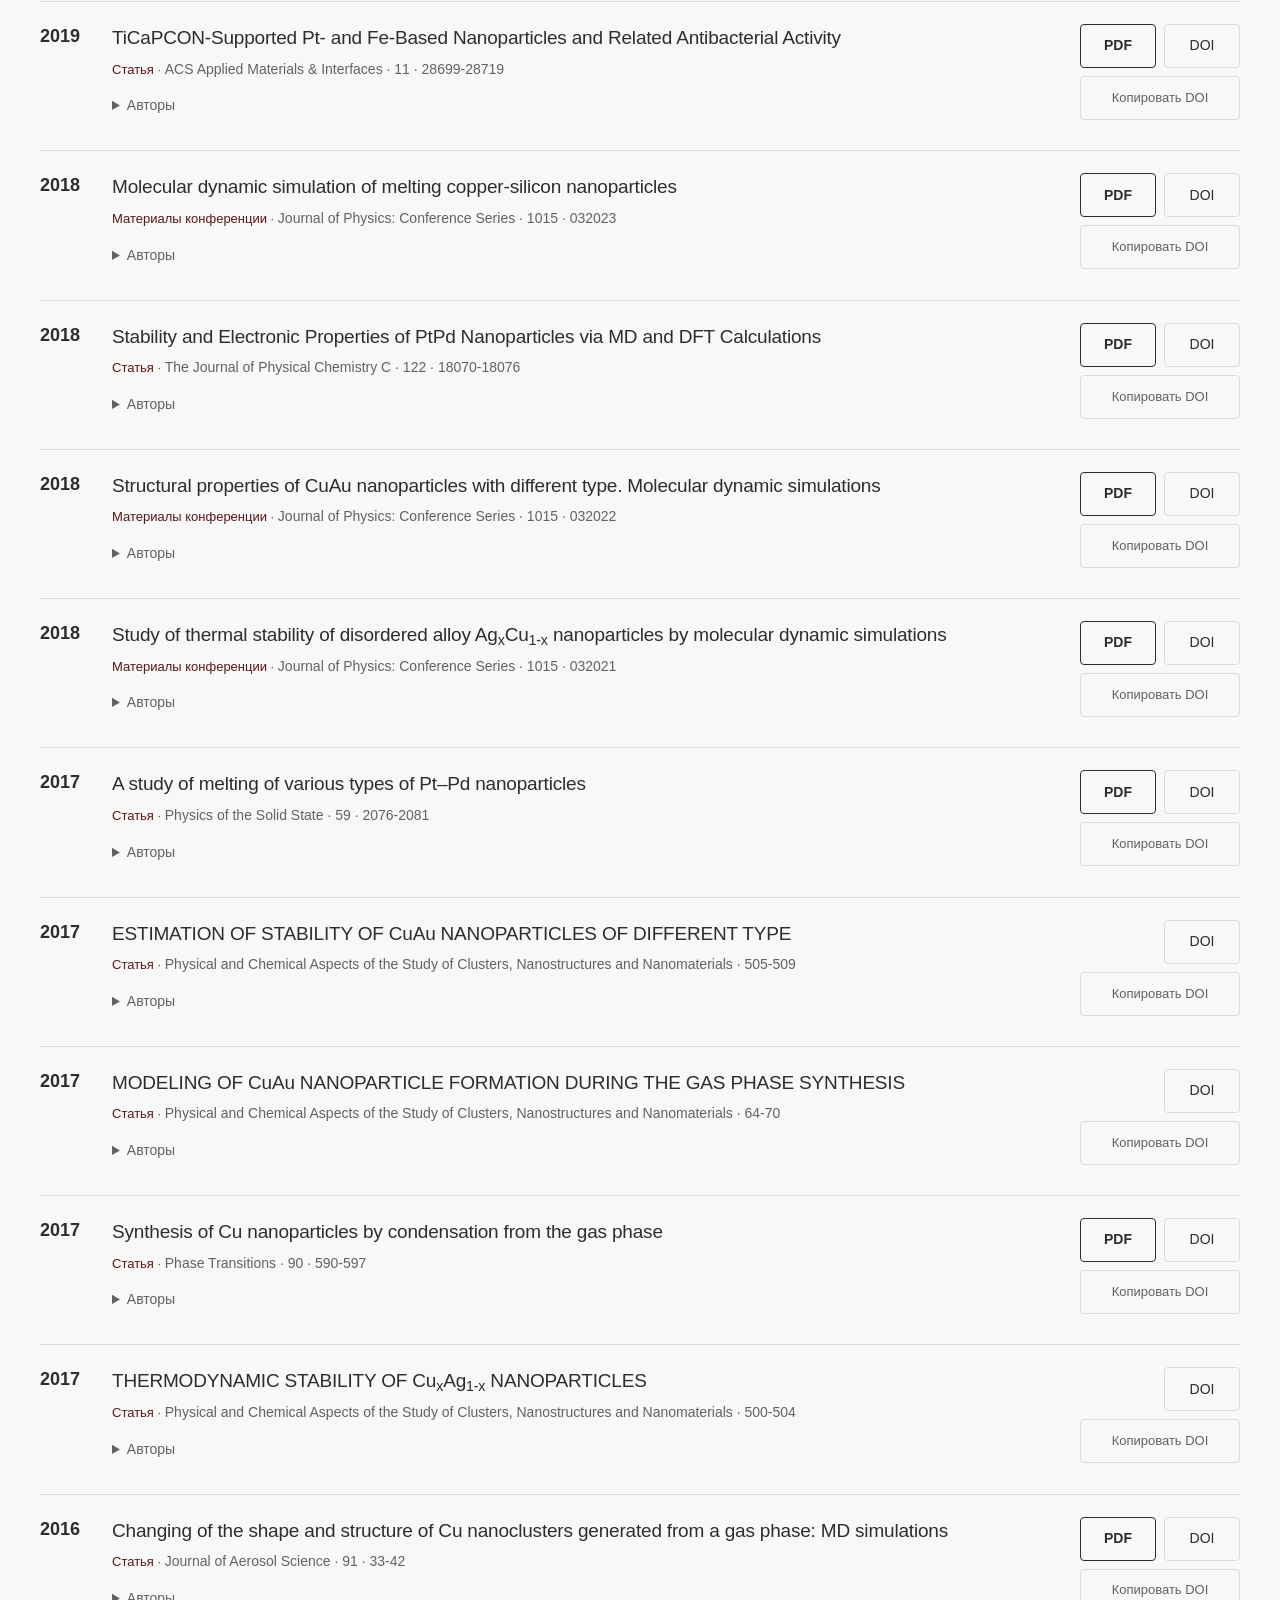
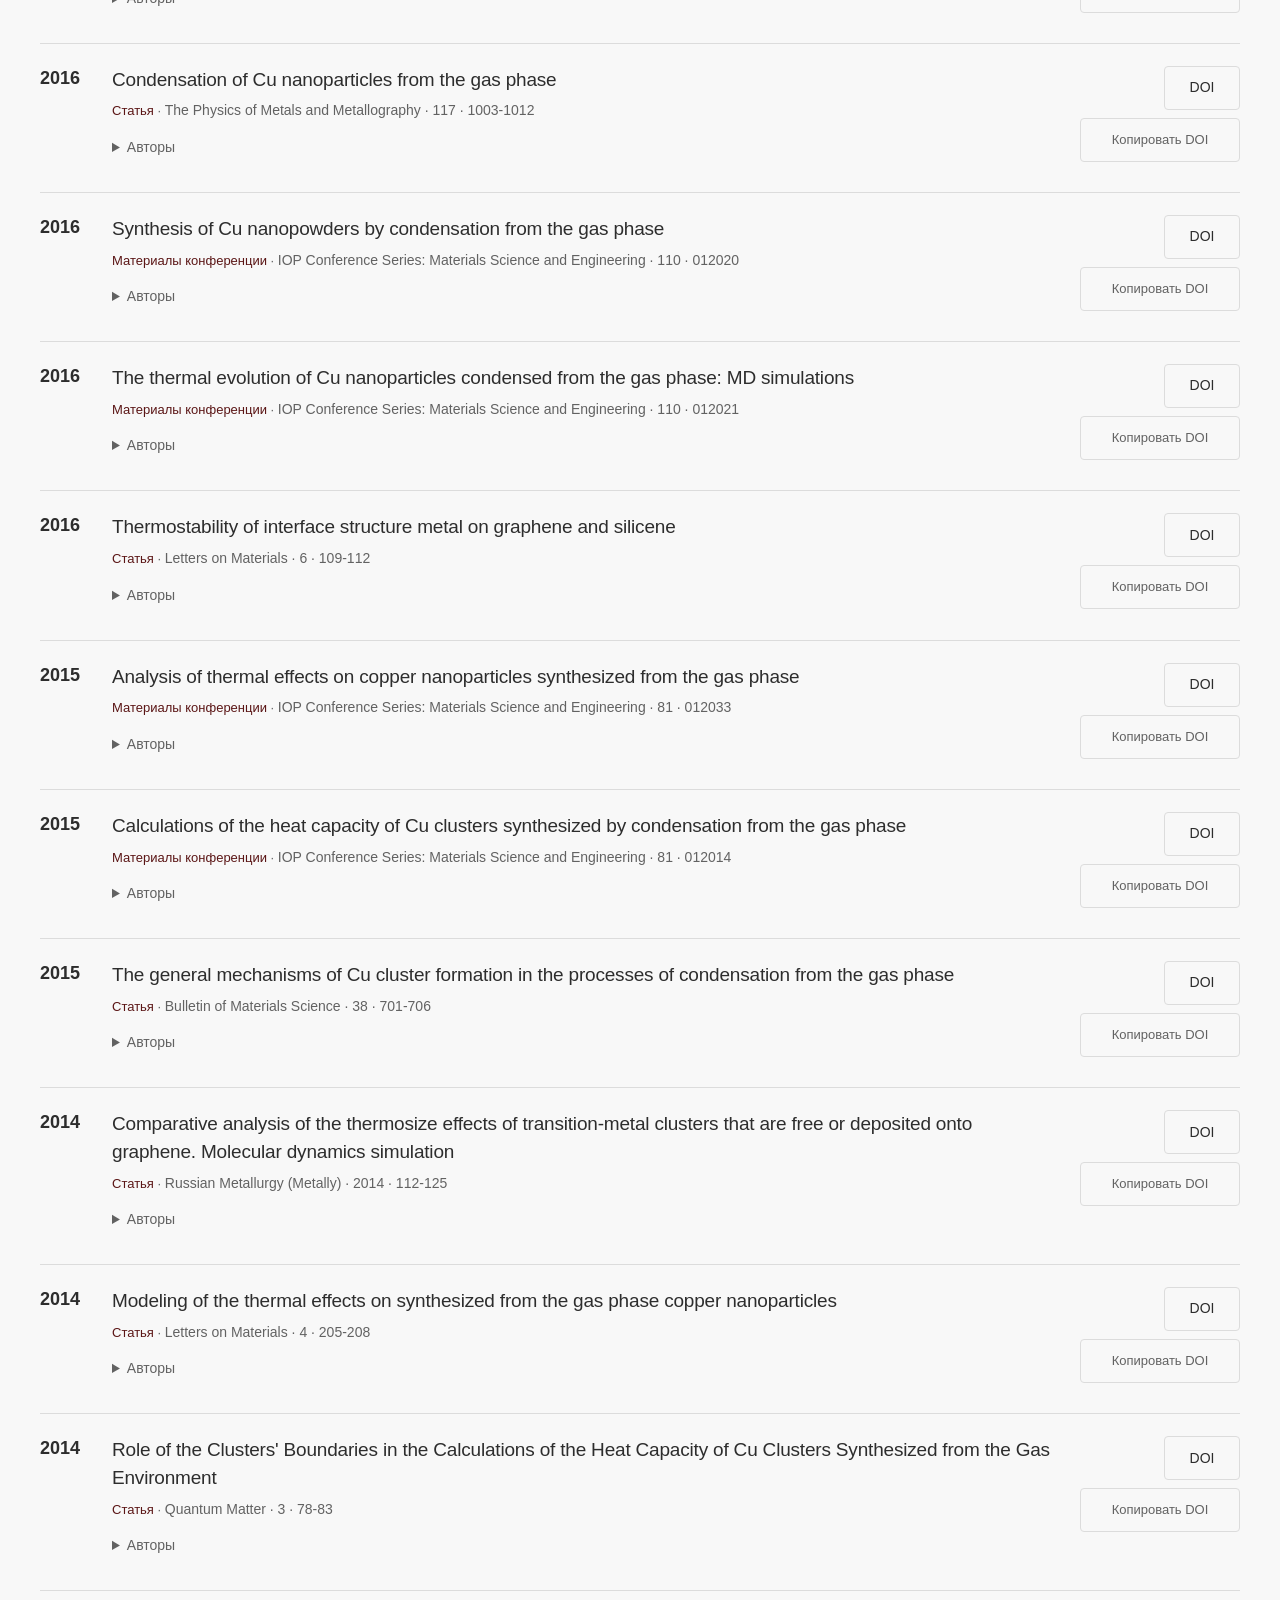
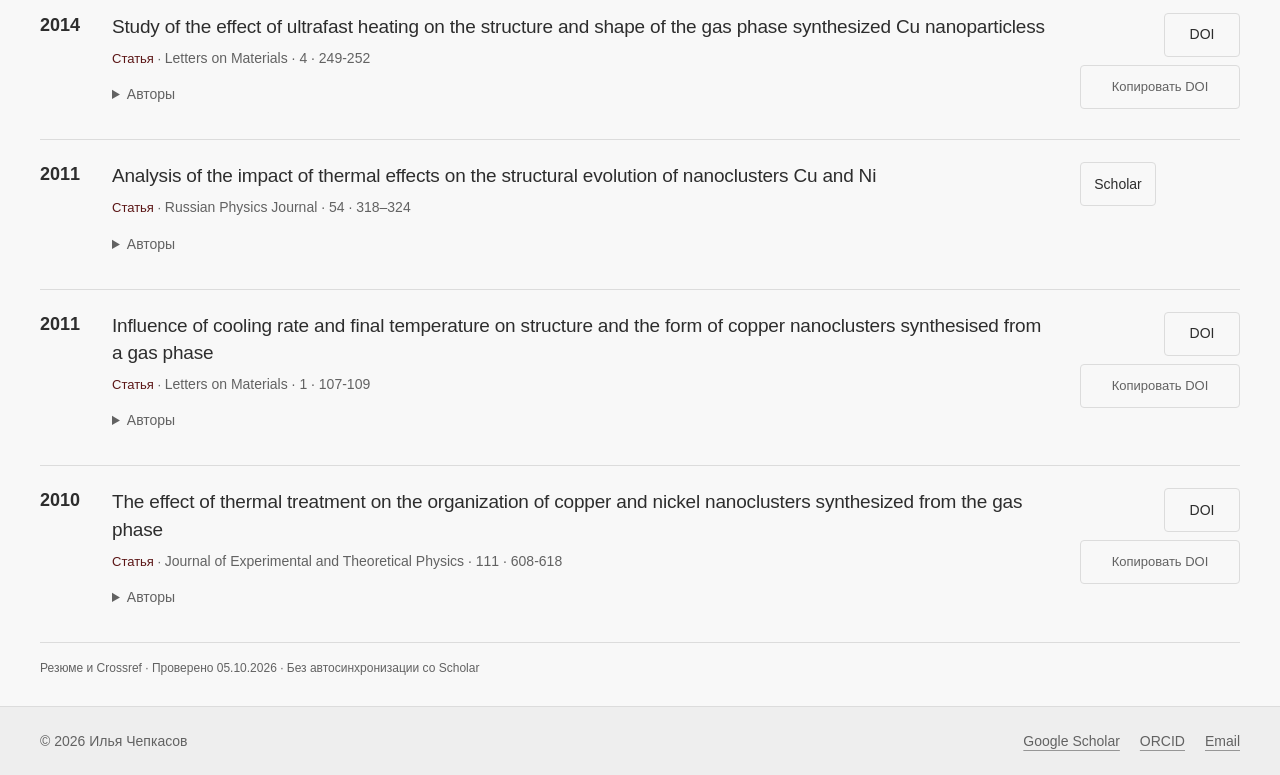
<file: publications.html>
<!doctype html><html lang="ru"><head><meta charset="utf-8"><meta name="viewport" content="width=device-width, initial-scale=1"><meta name="description" content="Илья Чепкасов — старший научный сотрудник Сколтеха. Вычислительное материаловедение, нанокатализ и материалы для энергетики."><title>Публикации — Илья Чепкасов</title><link rel="icon" href="assets/images/mark.svg" type="image/svg+xml"><link rel="stylesheet" href="assets/css/styles.css?v=20261006-responsive"><script src="assets/js/publications-data.js?v=20261013-pdfs" defer></script><script src="assets/js/main.js?v=20261006-responsive" defer></script></head><body data-title-ru="Публикации — Илья Чепкасов" data-title-en="Publications — Ilya Chepkasov" class="inner"><a class="skip" href="#main"><span class="" data-ru="К содержанию" data-en="Skip to content">К содержанию</span></a><header class="site-header"><div class="header-inner"><a class="brand" href="index.html"><span class="brand-mark" aria-hidden="true">IC<span>·</span></span><span class="brand-name"><span class="" data-ru="Илья Чепкасов" data-en="Ilya Chepkasov">Илья Чепкасов</span></span></a><button id="menu-toggle" class="menu-toggle" aria-controls="nav" aria-expanded="false"><span class="" data-ru="Меню" data-en="Menu">Меню</span></button><nav id="nav" aria-label="Навигация" data-aria-ru="Навигация" data-aria-en="Main navigation"><a href="index.html"><span class="" data-ru="Главная" data-en="Home">Главная</span></a><a href="research.html"><span class="" data-ru="Исследования" data-en="Research">Исследования</span></a><a href="publications.html" aria-current="page"><span class="" data-ru="Публикации" data-en="Publications">Публикации</span></a><a href="activities.html"><span class="" data-ru="Деятельность" data-en="Activities">Деятельность</span></a><a href="cv.html"><span class="" data-ru="Биография" data-en="Biography">Биография</span></a><a href="contact.html"><span class="" data-ru="Контакты" data-en="Contact">Контакты</span></a></nav><div class="language" role="group" aria-label="Язык / Language"><button data-lang="ru" aria-pressed="true">RU</button><span>/</span><button data-lang="en" aria-pressed="false">EN</button></div></div></header><main id="main"><section class="page-head container"><h1 class="" data-ru="Публикации" data-en="Publications">Публикации</h1><a class="text-link" href="https://scholar.google.com/citations?user=uld736gAAAAJ" target="_blank" rel="noopener noreferrer"><span class="" data-ru="Google Scholar" data-en="Google Scholar">Google Scholar</span> </a></section><section class="container publications-content"><div class="publication-tools"><label class="search-label"><span class="" data-ru="Поиск" data-en="Search">Поиск</span><input id="search" type="search" placeholder="Название, автор, журнал или DOI" data-placeholder-ru="Название, автор, журнал или DOI" data-placeholder-en="Title, author, journal or DOI" autocomplete="off"></label><label><span class="" data-ru="Год" data-en="Year">Год</span><select id="year"><option value="all" data-ru="Все годы" data-en="All years">Все годы</option></select></label><label><span class="" data-ru="Порядок" data-en="Sort by">Порядок</span><select id="sort"><option value="new" data-ru="Сначала новые" data-en="Newest first">Сначала новые</option><option value="old" data-ru="Сначала ранние" data-en="Oldest first">Сначала ранние</option><option value="title" data-ru="По названию" data-en="Title A–Z">По названию</option><option value="type" data-ru="Сначала обзоры" data-en="Reviews first">Сначала обзоры</option></select></label></div><div class="publication-bar"><div class="type-tabs" role="group" aria-label="Тип публикации" data-aria-ru="Тип публикации" data-aria-en="Publication type"><button data-type="all" aria-pressed="true"><span class="" data-ru="Все" data-en="All">Все</span></button><button data-type="review" aria-pressed="false"><span class="" data-ru="Обзоры" data-en="Reviews">Обзоры</span></button><button data-type="article" aria-pressed="false"><span class="" data-ru="Статьи" data-en="Articles">Статьи</span></button><button data-type="conference" aria-pressed="false"><span class="" data-ru="Конференции" data-en="Proceedings">Конференции</span></button></div><span id="result-count" role="status" aria-live="polite"></span><button id="reset" class="reset"><span class="" data-ru="Сбросить" data-en="Reset">Сбросить</span></button></div><div id="publication-list"></div><div id="empty" class="empty" hidden><span class="" data-ru="Публикации не найдены." data-en="No publications found.">Публикации не найдены.</span></div><noscript><p>Для поиска включите JavaScript. / Enable JavaScript to search.</p></noscript><p class="catalog-note"><span class="" data-ru="Резюме и Crossref · Проверено 05.10.2026 · Без автосинхронизации со Scholar" data-en="CV and Crossref · Checked Oct 5, 2026 · No Scholar auto-sync">Резюме и Crossref · Проверено 05.10.2026 · Без автосинхронизации со Scholar</span></p></section></main><footer><div class="container footer-inner"><span>© 2026 <span class="" data-ru="Илья Чепкасов" data-en="Ilya Chepkasov">Илья Чепкасов</span></span><div class="footer-links"><a class="text-link" href="https://scholar.google.com/citations?user=uld736gAAAAJ" target="_blank" rel="noopener noreferrer"><span class="" data-ru="Google Scholar" data-en="Google Scholar">Google Scholar</span> </a><a class="text-link" href="https://orcid.org/0000-0001-8376-2999" target="_blank" rel="noopener noreferrer"><span class="" data-ru="ORCID" data-en="ORCID">ORCID</span> </a><a href="mailto:I.Chepkasov@skoltech.ru">Email</a></div></div></footer></body></html>
</file>
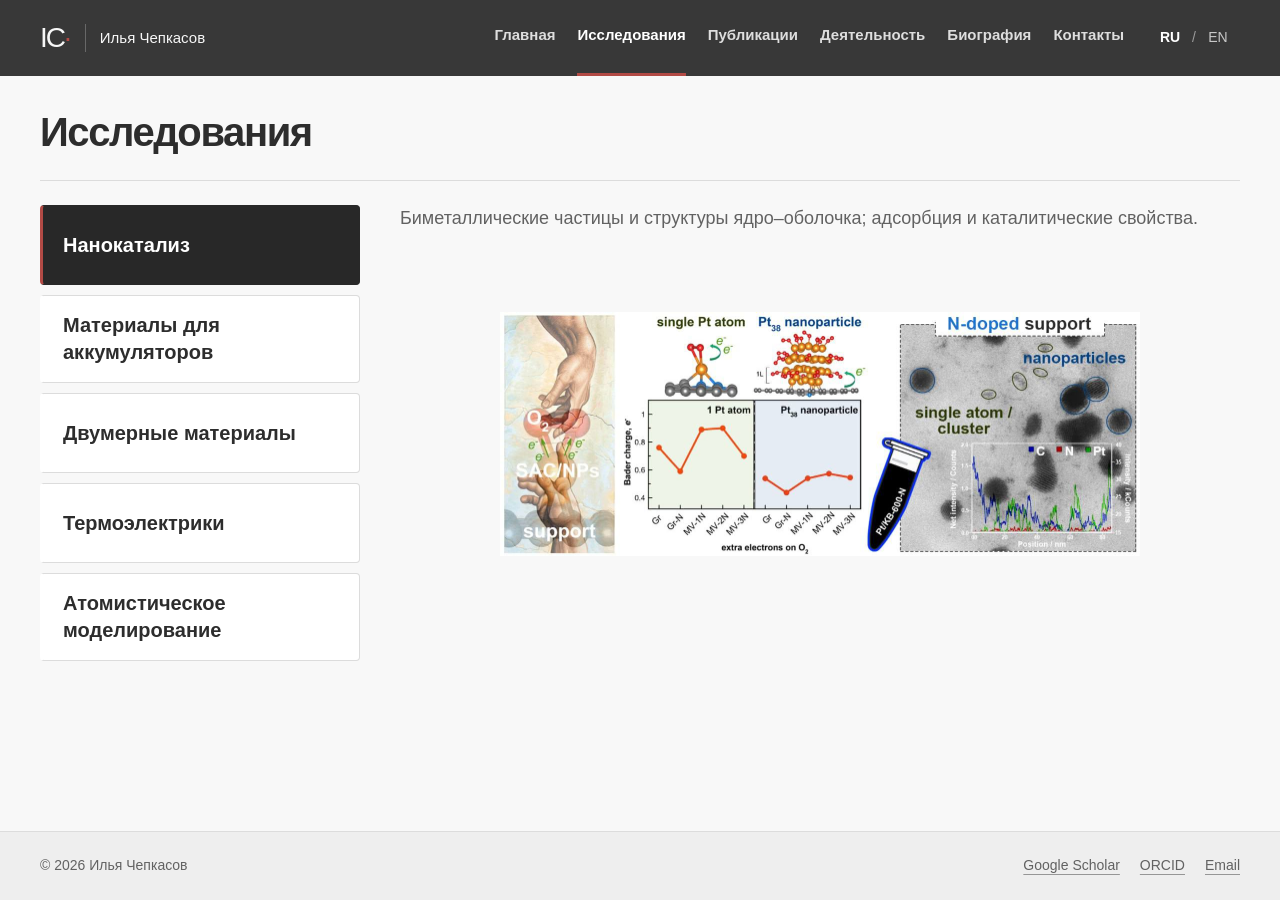
<file: research.html>
<!doctype html><html lang="ru"><head><meta charset="utf-8"><meta name="viewport" content="width=device-width, initial-scale=1"><meta name="description" content="Илья Чепкасов — старший научный сотрудник Сколтеха. Вычислительное материаловедение, нанокатализ и материалы для энергетики."><title>Исследования — Илья Чепкасов</title><link rel="icon" href="assets/images/mark.svg" type="image/svg+xml"><link rel="stylesheet" href="assets/css/styles.css?v=20261006-responsive"><script src="assets/js/publications-data.js?v=20261013-pdfs" defer></script><script src="assets/js/main.js?v=20261006-responsive" defer></script></head><body data-title-ru="Исследования — Илья Чепкасов" data-title-en="Research — Ilya Chepkasov" class="inner"><a class="skip" href="#main"><span class="" data-ru="К содержанию" data-en="Skip to content">К содержанию</span></a><header class="site-header"><div class="header-inner"><a class="brand" href="index.html"><span class="brand-mark" aria-hidden="true">IC<span>·</span></span><span class="brand-name"><span class="" data-ru="Илья Чепкасов" data-en="Ilya Chepkasov">Илья Чепкасов</span></span></a><button id="menu-toggle" class="menu-toggle" aria-controls="nav" aria-expanded="false"><span class="" data-ru="Меню" data-en="Menu">Меню</span></button><nav id="nav" aria-label="Навигация" data-aria-ru="Навигация" data-aria-en="Main navigation"><a href="index.html"><span class="" data-ru="Главная" data-en="Home">Главная</span></a><a href="research.html" aria-current="page"><span class="" data-ru="Исследования" data-en="Research">Исследования</span></a><a href="publications.html"><span class="" data-ru="Публикации" data-en="Publications">Публикации</span></a><a href="activities.html"><span class="" data-ru="Деятельность" data-en="Activities">Деятельность</span></a><a href="cv.html"><span class="" data-ru="Биография" data-en="Biography">Биография</span></a><a href="contact.html"><span class="" data-ru="Контакты" data-en="Contact">Контакты</span></a></nav><div class="language" role="group" aria-label="Язык / Language"><button data-lang="ru" aria-pressed="true">RU</button><span>/</span><button data-lang="en" aria-pressed="false">EN</button></div></div></header><main id="main"><section class="page-head container"><h1 class="" data-ru="Исследования" data-en="Research">Исследования</h1></section><section class="container research-layout"><div class="research-navigation"><div class="research-tabs" role="tablist" aria-orientation="vertical" aria-label="Направления исследований" data-aria-ru="Направления исследований" data-aria-en="Research areas"><button id="tab-catalysis" role="tab" data-area="catalysis" aria-controls="panel-catalysis" aria-selected="true" tabindex="0"><span class="" data-ru="Нанокатализ" data-en="Nanocatalysis">Нанокатализ</span></button><button id="tab-batteries" role="tab" data-area="batteries" aria-controls="panel-batteries" aria-selected="false" tabindex="-1"><span class="" data-ru="Материалы для аккумуляторов" data-en="Battery materials">Материалы для аккумуляторов</span></button><button id="tab-2d" role="tab" data-area="2d" aria-controls="panel-2d" aria-selected="false" tabindex="-1"><span class="" data-ru="Двумерные материалы" data-en="Two-dimensional materials">Двумерные материалы</span></button><button id="tab-thermoelectrics" role="tab" data-area="thermoelectrics" aria-controls="panel-thermoelectrics" aria-selected="false" tabindex="-1"><span class="" data-ru="Термоэлектрики" data-en="Thermoelectrics">Термоэлектрики</span></button><button id="tab-modeling" role="tab" data-area="modeling" aria-controls="panel-modeling" aria-selected="false" tabindex="-1"><span class="" data-ru="Атомистическое моделирование" data-en="Atomistic modeling">Атомистическое моделирование</span></button></div></div><div class="research-stage"><article id="panel-catalysis" class="research-panel" role="tabpanel" aria-labelledby="tab-catalysis" tabindex="0" ><p class="study-description" data-ru="Биметаллические частицы и структуры ядро–оболочка; адсорбция и каталитические свойства." data-en="Bimetallic and core–shell nanoparticles; adsorption and catalytic properties.">Биметаллические частицы и структуры ядро–оболочка; адсорбция и каталитические свойства.</p><div class="study-visual"><a class="research-image-link" href="assets/images/pt-carbon.jpg" data-open-image aria-label="Открыть изображение" data-aria-ru="Открыть изображение" data-aria-en="Open image"><img class="study-image" src="assets/images/pt-carbon.jpg" alt="Графическая аннотация работы о Pt/C" data-alt-ru="Графическая аннотация работы о Pt/C" data-alt-en="Graphical abstract of the Pt/C study" loading="lazy"></a></div></article><article id="panel-batteries" class="research-panel" role="tabpanel" aria-labelledby="tab-batteries" tabindex="0" hidden><p class="study-description" data-ru="Углеродные и органические аноды, твердотельные электролиты, ионная проводимость." data-en="Carbon and organic anodes, solid-state electrolytes, ionic conductivity.">Углеродные и органические аноды, твердотельные электролиты, ионная проводимость.</p><div class="study-visual"><a class="research-image-link" href="assets/images/battery-intercalation.jpg" data-open-image aria-label="Открыть изображение" data-aria-ru="Открыть изображение" data-aria-en="Open image"><span class="battery-model-detail"><img class="study-image" src="assets/images/battery-intercalation.jpg" alt="Слои щелочного металла между графеном и MoS₂; модель из рисунка 9(a) обзора Small 2025" data-alt-ru="Слои щелочного металла между графеном и MoS₂; модель из рисунка 9(a) обзора Small 2025" data-alt-en="Alkali-metal layers between graphene and MoS₂; model from Figure 9(a) of the Small 2025 review" loading="lazy"></span></a></div><div class="study-caption"><a class="text-link" title="Single- and Multilayers of Alkali Metal Atoms inside Graphene/MoS2 Heterostructures: A Systematic First-Principles Study" href="https://doi.org/10.1021/acs.jpcc.2c03749" target="_blank" rel="noopener noreferrer"><span class="" data-ru="Journal of Physical Chemistry C · 2022" data-en="Journal of Physical Chemistry C · 2022">Journal of Physical Chemistry C · 2022</span> </a></div></article><article id="panel-2d" class="research-panel" role="tabpanel" aria-labelledby="tab-2d" tabindex="0" hidden><p class="study-description" data-ru="Графен, MoS₂, гетероструктуры: устойчивость и электронные свойства." data-en="Graphene, MoS₂ and heterostructures: stability and electronic properties.">Графен, MoS₂, гетероструктуры: устойчивость и электронные свойства.</p><div class="study-visual"><a class="research-image-link" href="assets/images/v3s4-monolayer.jpg" data-open-image aria-label="Открыть изображение" data-aria-ru="Открыть изображение" data-aria-en="Open image"><img class="study-image" src="assets/images/v3s4-monolayer.jpg" alt="Структура, фононы и зонная структура V₃S₄; рисунок 2" data-alt-ru="Структура, фононы и зонная структура V₃S₄; рисунок 2" data-alt-en="V₃S₄ structure, phonons and electronic bands; Figure 2" loading="lazy"></a></div><div class="study-caption"><a class="text-link" title="Computational Design of Gas Sensors Based on V3S4 Monolayer" href="https://doi.org/10.3390/nano12050774" target="_blank" rel="noopener noreferrer"><span class="" data-ru="Nanomaterials · 2022" data-en="Nanomaterials · 2022">Nanomaterials · 2022</span> </a></div></article><article id="panel-thermoelectrics" class="research-panel" role="tabpanel" aria-labelledby="tab-thermoelectrics" tabindex="0" hidden><p class="study-description" data-ru="Влияние легирования и дефектов на механические свойства PbTe." data-en="Effects of doping and defects on the mechanical properties of PbTe.">Влияние легирования и дефектов на механические свойства PbTe.</p><div class="study-visual"><a class="research-image-link" href="assets/images/pbte-defects.jpg" data-open-image aria-label="Открыть изображение" data-aria-ru="Открыть изображение" data-aria-en="Open image"><img class="study-image" src="assets/images/pbte-defects.jpg" alt="Дефекты и локализация электронов в PbTe; рисунок 1" data-alt-ru="Дефекты и локализация электронов в PbTe; рисунок 1" data-alt-en="Defects and electron localization in PbTe; Figure 1" loading="lazy"></a></div><div class="study-caption"><a class="text-link" title="Tuning of mechanical properties of doped PbTe-based thermoelectric materials driven by intrinsic defects" href="https://doi.org/10.1039/d5ta00823a" target="_blank" rel="noopener noreferrer"><span class="" data-ru="Journal of Materials Chemistry A · 2025" data-en="Journal of Materials Chemistry A · 2025">Journal of Materials Chemistry A · 2025</span> </a></div></article><article id="panel-modeling" class="research-panel" role="tabpanel" aria-labelledby="tab-modeling" tabindex="0" hidden><p class="study-description" data-ru="DFT, молекулярная динамика, предсказание структуры, потенциалы машинного обучения." data-en="DFT, molecular dynamics, structure prediction, machine-learning interatomic potentials.">DFT, молекулярная динамика, предсказание структуры, потенциалы машинного обучения.</p><div class="study-visual"><a class="research-image-link" href="assets/images/pbte-simulation.png" data-open-image aria-label="Открыть изображение" data-aria-ru="Открыть изображение" data-aria-en="Open image"><img class="study-image" src="assets/images/pbte-simulation.png" alt="Моделирование деформации PbTe; рисунок 6" data-alt-ru="Моделирование деформации PbTe; рисунок 6" data-alt-en="PbTe deformation simulations; Figure 6" loading="lazy"></a></div><div class="study-caption"><a class="text-link" title="Tuning of mechanical properties of doped PbTe-based thermoelectric materials driven by intrinsic defects" href="https://doi.org/10.1039/d5ta00823a" target="_blank" rel="noopener noreferrer"><span class="" data-ru="Journal of Materials Chemistry A · 2025" data-en="Journal of Materials Chemistry A · 2025">Journal of Materials Chemistry A · 2025</span> </a></div></article></div></section><dialog id="figure-viewer" aria-labelledby="figure-caption"><div class="viewer-header"><p id="figure-caption"></p><button id="close-figure" type="button"><span class="" data-ru="Закрыть" data-en="Close">Закрыть</span> <span aria-hidden="true">×</span></button></div><img id="figure-original" alt=""></dialog></main><footer><div class="container footer-inner"><span>© 2026 <span class="" data-ru="Илья Чепкасов" data-en="Ilya Chepkasov">Илья Чепкасов</span></span><div class="footer-links"><a class="text-link" href="https://scholar.google.com/citations?user=uld736gAAAAJ" target="_blank" rel="noopener noreferrer"><span class="" data-ru="Google Scholar" data-en="Google Scholar">Google Scholar</span> </a><a class="text-link" href="https://orcid.org/0000-0001-8376-2999" target="_blank" rel="noopener noreferrer"><span class="" data-ru="ORCID" data-en="ORCID">ORCID</span> </a><a href="mailto:I.Chepkasov@skoltech.ru">Email</a></div></div></footer></body></html>
</file>
<file: assets/css/styles.css>
@charset "UTF-8";

:root {
  --paper:#f8f8f8; --ink:#2d2d2d; --muted:#626262; --line:#dcdcdc;
  --accent:#5b1616; --accent-light:#b24a45; --dark:#282828; --surface:#fff;
  --font:"Segoe UI",Arial,sans-serif; --content:1200px; --gutter:36px; --radius:4px;
}
*{box-sizing:border-box}
body{margin:0;background:var(--paper);color:var(--ink);font-family:var(--font);font-size:17px;line-height:1.55;min-height:100svh;display:flex;flex-direction:column}
main{flex:1;min-width:0}
a{color:inherit;text-decoration:none;touch-action:manipulation}
button,input,select{font:inherit;touch-action:manipulation}
button{cursor:pointer}
button:disabled{cursor:default}
img{max-width:100%;display:block}
figure{margin:0}
h1,h2,h3,p{margin-top:0}
h1,h2,h3{font-weight:600;line-height:1.2}
h1{letter-spacing:-.035em}
p{color:var(--muted)}
[hidden]{display:none!important}
:focus-visible{outline:3px solid var(--accent);outline-offset:4px}
.container,.header-inner{width:min(var(--content),calc(100% - var(--gutter)*2));margin-inline:auto}
.skip{position:fixed;top:-100px;left:20px;z-index:99;padding:12px 18px;background:var(--paper)}
.skip:focus{top:12px}
.text-link{display:inline-flex;align-items:center;min-height:44px;padding:8px 0;font-size:15px;line-height:1.4;text-decoration:underline;text-underline-offset:4px;text-decoration-thickness:1px;text-decoration-color:#969696}
.text-link:hover{color:var(--accent);text-decoration-color:var(--accent)}
.button{display:inline-flex;justify-content:center;align-items:center;min-height:52px;padding:12px 20px;border:1px solid var(--ink);border-radius:var(--radius);background:var(--paper);color:var(--ink);font-size:16px;font-weight:600;line-height:1.4}
.button:hover,.button:focus-visible{background:var(--accent);border-color:var(--accent);color:#fff}

/* One shared alignment line for navigation and every page. */
.site-header{background:#383838;color:#f7f7f7}
.header-inner{min-height:76px;display:flex;align-items:center;gap:24px}
.brand{display:flex;align-items:center;gap:14px;flex-shrink:0;min-height:44px}
.brand-mark{font-size:28px;font-weight:500;line-height:1;border-right:1px solid #686868;padding-right:15px;letter-spacing:-2px}
.brand-mark>span{color:var(--accent-light)}
.brand-name{font-size:15px}
.site-header nav{display:flex;gap:22px;margin-left:auto;align-items:center}
.site-header nav a{display:flex;align-items:center;min-height:76px;padding:0 0 3px;font-size:15px;font-weight:700;color:#dedede;border-bottom:3px solid transparent}
.site-header nav a:hover,.site-header nav a[aria-current]{color:#fff;border-color:var(--accent-light)}
.language{display:flex;align-items:center;gap:0;font-size:14px;flex-shrink:0}
.language>span{color:#9c9c9c}
.language button{min-width:44px;min-height:44px;background:none;border:0;color:#c8c8c8;padding:8px;border-radius:var(--radius);font-size:14px}
.language button[aria-pressed=true]{color:#fff;font-weight:700}
.language button:hover,.language button:focus-visible{background:#ffffff12}
.site-header :focus-visible{outline-color:#f5f5f5}
.menu-toggle{display:none}
.page-head{display:flex;align-items:center;justify-content:space-between;gap:24px;padding:32px 0 24px;border-bottom:1px solid var(--line)}
.page-head h1{font-size:40px;margin:0}
.page-head .text-link{flex-shrink:0}

/* Portrait, profile, research links and actions form a balanced grid. */
.home .hero{--portrait-size:clamp(340px,31vw,420px);display:grid;grid-template-columns:var(--portrait-size) minmax(0,1fr);gap:64px;align-items:start;padding:48px 0}
.portrait{grid-column:1;grid-row:1;align-self:start}
.portrait img{width:100%;height:auto;aspect-ratio:1;object-fit:cover;border-radius:var(--radius)}
.hero-copy{grid-column:2;grid-row:1;display:flex;flex-direction:column;justify-content:space-between;gap:24px;min-height:var(--portrait-size);min-width:0}
.hero h1{font-size:clamp(44px,4vw,58px);font-weight:500;line-height:1.08;letter-spacing:-.04em;margin:0 0 16px}
.hero-role p{font-size:17px;line-height:1.5;margin:0}
.hero-role p+p{margin-top:6px}
.hero-methods{font-size:14px;line-height:1.5;letter-spacing:.025em;color:var(--muted);margin:12px 0 0}
.research-chips{display:grid;grid-template-columns:repeat(2,minmax(0,1fr));gap:12px;margin:0}
.research-chips a{display:flex;align-items:center;min-width:0;min-height:68px;padding:14px 18px;border:1px solid var(--line);border-radius:var(--radius);background:var(--surface);font-size:17px;font-weight:600;line-height:1.4}
.research-chips a:hover,.research-chips a:focus-visible{border-color:var(--accent);background:var(--accent);color:#fff}
.hero-actions{display:grid;grid-template-columns:repeat(2,minmax(0,1fr));gap:12px;margin:0}
.hero-actions .button{width:100%;text-align:center}
.home-news{border-top:1px solid var(--line);padding:28px 0 32px}
.news-heading{display:flex;align-items:center;justify-content:space-between;gap:20px;margin-bottom:22px}
.news-heading h2{font-size:25px;margin:0;letter-spacing:-.025em}
.news-controls{display:flex;gap:8px}
.news-controls button{min-height:44px;min-width:72px;padding:10px 16px;border:1px solid var(--line);border-radius:var(--radius);color:var(--ink);background:transparent;font-size:14px;line-height:1.4}
.news-controls button:hover:not(:disabled),.news-controls button:focus-visible:not(:disabled){background:var(--accent);border-color:var(--accent);color:#fff}
.news-controls button:disabled{opacity:.45}
.news-list{display:grid;grid-auto-flow:column;grid-auto-columns:calc((100% - 48px)/3);gap:24px;overflow-x:auto;scroll-snap-type:x mandatory;scrollbar-width:thin;scrollbar-color:#969696 transparent;padding:0 0 14px;overscroll-behavior-x:contain}
.news-card{min-width:0;display:flex;flex-direction:column;scroll-snap-align:start;padding-right:24px;border-right:1px solid var(--line)}
.news-meta{display:flex;gap:12px;font-size:13px;line-height:1.5;color:var(--muted);margin-bottom:12px}
.news-meta time{white-space:nowrap}
.news-card h3{font-size:19px;font-weight:600;line-height:1.35;margin:0 0 10px;letter-spacing:-.015em}
.news-card h3 a:hover{color:var(--accent)}
.news-card p{font-size:16px;line-height:1.55;margin:0 0 8px}
.news-card .text-link{margin-top:auto;align-self:flex-start;color:var(--accent)}

/* Research panels have a common frame without cropping source diagrams. */
.research-layout{display:grid;grid-template-columns:320px minmax(0,1fr);gap:40px;padding:24px 0 32px}
.research-navigation,.research-stage{min-width:0}
.research-tabs{display:grid;grid-template-columns:1fr;gap:10px}
.research-tabs button{display:flex;align-items:center;min-height:80px;width:100%;padding:16px 20px;text-align:left;border:1px solid var(--line);border-left:3px solid transparent;border-radius:var(--radius);background:var(--surface);color:var(--ink);font-size:20px;font-weight:700;line-height:1.35}
.research-tabs button>span{min-width:0}
.research-tabs button[aria-selected=true]{background:var(--dark);border-color:var(--dark);border-left-color:var(--accent-light);color:#fff}
.research-tabs button:hover,.research-tabs button:focus-visible{background:var(--accent);border-color:var(--accent);color:#fff}
.research-panel{display:flex;flex-direction:column;min-height:440px;gap:18px}
.study-description{font-size:18px;line-height:1.55;min-height:56px;margin:0}
.study-visual{height:310px;min-height:0;display:flex;align-items:center;justify-content:center}
.research-image-link{display:flex;align-items:center;justify-content:center;max-width:640px;width:100%;height:100%;cursor:zoom-in}
.study-image{width:100%;height:100%;max-width:640px;max-height:310px;object-fit:contain;mix-blend-mode:normal}
.study-caption{display:flex;justify-content:flex-end;margin:0;font-size:14px}
.study-caption .text-link{font-size:14px;color:var(--muted)}
.battery-model-detail{position:relative;display:block;overflow:hidden;width:min(100%,507px);aspect-ratio:1175/730;background:#fff}
.battery-model-detail .study-image{position:absolute;left:-20.426%;top:0;width:135.49%;height:auto;max-width:none;max-height:none;object-fit:initial}
#figure-viewer{width:fit-content;max-width:94vw;max-height:92svh;background:var(--paper);color:var(--ink);border:1px solid var(--line);border-radius:var(--radius);padding:20px 24px;box-shadow:0 24px 80px #0003}
#figure-viewer::backdrop{background:#242424e6;backdrop-filter:blur(5px)}
.viewer-header{display:flex;justify-content:space-between;align-items:center;gap:24px;margin-bottom:16px;max-width:1100px}
.viewer-header p{font-size:14px;line-height:1.5;margin:0}
.viewer-header button{display:flex;align-items:center;justify-content:center;gap:10px;min-height:44px;min-width:88px;border:1px solid var(--line);border-radius:var(--radius);background:var(--surface);color:var(--ink);padding:8px 12px;font-size:14px;flex-shrink:0}
.viewer-header button:hover{background:var(--accent);border-color:var(--accent);color:#fff}
#figure-original{width:auto;height:auto;max-width:min(1100px,86vw);max-height:74svh;object-fit:contain;margin:auto}
body:has(#figure-viewer[open]){overflow:hidden}

/* Search controls and publication actions share a touch-friendly scale. */
.publications-content{padding:24px 0 28px}
.publication-tools{display:grid;grid-template-columns:minmax(0,1fr) 160px 200px;gap:16px}
.publication-tools label{display:flex;flex-direction:column;gap:7px;min-width:0;font-size:14px;font-weight:500;color:var(--muted)}
input,select{border:1px solid #bfbfbf;border-radius:var(--radius);background:var(--surface);color:var(--ink);padding:10px 12px;min-width:0;width:100%;font-size:16px;height:48px}
input::placeholder{color:#757575}
.publication-bar{display:flex;align-items:center;gap:16px;margin:18px 0 0;border-bottom:2px solid var(--ink);padding-bottom:16px}
.type-tabs{display:flex;gap:8px;flex-wrap:wrap}
.type-tabs button{min-height:44px;background:transparent;border:1px solid var(--line);border-radius:var(--radius);padding:9px 16px;color:var(--muted);font-size:14px;line-height:1.4}
.type-tabs button[aria-pressed=true]{background:var(--ink);border-color:var(--ink);color:#fff}
.type-tabs button:hover,.type-tabs button:focus-visible{background:var(--accent);border-color:var(--accent);color:#fff}
#result-count{margin-left:auto;white-space:nowrap;font-size:14px;color:var(--muted)}
.reset{min-height:44px;border:0;background:none;padding:8px;color:var(--accent);font-size:14px;border-radius:var(--radius)}
.reset:hover{background:#5b161609}
.publication{display:grid;grid-template-columns:48px minmax(0,1fr) 160px;gap:24px;padding:22px 0;border-bottom:1px solid var(--line)}
.publication-year{font-size:18px;font-weight:600;line-height:1.4}
.publication h2{font-size:19px;font-weight:500;letter-spacing:-.01em;line-height:1.45;margin:0 0 7px;overflow-wrap:break-word}
.publication h2 a:hover{color:var(--accent)}
.chemical-formula{white-space:nowrap}
.publication h2 sub{font-size:.75em;line-height:0;position:relative;bottom:-.25em;vertical-align:baseline}
.pub-meta{font-size:14px;color:var(--muted);margin-bottom:4px;line-height:1.55}
.type-label{font-size:13px;color:var(--accent)}
.type-label:after{content:" · ";color:var(--muted)}
.publication details{font-size:14px;color:var(--muted)}
.publication summary{cursor:pointer;width:fit-content;min-height:44px;padding:10px 4px 10px 0;line-height:1.6}
.publication details p{font-size:14px;margin:4px 0 0;line-height:1.6}
.pub-actions{display:grid;grid-template-columns:repeat(2,minmax(0,1fr));gap:8px;align-content:start;align-items:start;font-size:14px}
.pub-actions a,.copy-doi{display:inline-flex;align-items:center;justify-content:center;min-height:44px;padding:9px 12px;border:1px solid var(--line);border-radius:var(--radius);font-size:14px;line-height:1.4;text-align:center;background:transparent;color:var(--ink);text-decoration:none}
.pub-actions .pdf-link{grid-column:1;border-color:var(--ink);font-weight:600}
.pub-actions .text-link{grid-column:2}
.copy-doi{grid-column:1/-1;color:var(--muted);font-size:13px;overflow-wrap:anywhere}
.pub-actions a:hover,.pub-actions a:focus-visible,.copy-doi:hover,.copy-doi:focus-visible{background:var(--accent);border-color:var(--accent);color:#fff}
.empty{padding:32px 20px;text-align:center;border-bottom:1px solid var(--line);color:var(--muted)}
.catalog-note{font-size:12px;line-height:1.6;color:var(--muted);margin:16px 0 0}

.biography{padding:8px 0 24px}
.timeline-row{display:grid;grid-template-columns:170px minmax(0,1fr);gap:24px;padding:16px 0;border-bottom:1px solid var(--line)}
.timeline-date{font-size:15px;color:var(--accent);padding-top:2px}
.timeline-row h2{font-size:20px;margin-bottom:5px}
.timeline-row p{font-size:16px;margin:0;line-height:1.5}
.activity-grid{display:grid;grid-template-columns:repeat(2,minmax(0,1fr));gap:0 48px;padding:8px 0 28px}
.activity-block{padding:20px 0;border-bottom:1px solid var(--line)}
.activity-block h2{font-size:21px;margin-bottom:8px}
.activity-block p{font-size:16px;line-height:1.6;margin:0}
.contact-grid{display:grid;grid-template-columns:minmax(0,1.6fr) minmax(0,1fr);gap:64px;padding:36px 0}
.email{display:inline-flex;align-items:center;min-height:44px;font-size:clamp(23px,2.4vw,34px);font-weight:500;letter-spacing:-.025em;line-height:1.4;margin-bottom:24px;overflow-wrap:anywhere;max-width:100%}
.email:hover{color:var(--accent)}
.contact-main h2{font-size:22px;max-width:500px;margin-bottom:12px;line-height:1.35}
.contact-main p{font-size:16px}
.contact-profiles{border-left:1px solid var(--line);padding-left:36px;display:flex;flex-direction:column;align-items:stretch}
.contact-profiles .text-link{display:flex;font-size:17px;padding:12px 0;min-height:48px}
footer{border-top:1px solid var(--line);padding:12px 0;background:#eeeeee}
.footer-inner{display:flex;align-items:center;justify-content:space-between;gap:20px;font-size:14px;color:var(--muted)}
.footer-links{display:flex;gap:20px;align-items:center}
.footer-links a{display:inline-flex;align-items:center;min-height:44px;font-size:14px;text-decoration:underline;text-underline-offset:4px;text-decoration-thickness:1px;text-decoration-color:#969696}
.footer-links a:hover{color:var(--accent)}

@media(max-width:1200px){.brand-name{display:none}.header-inner{gap:20px}.site-header nav{gap:20px}.home .hero{gap:40px}.hero-role p{font-size:16px}.research-chips a{font-size:16px;padding:12px 14px}}
@media(max-width:1100px){:root{--gutter:28px}.home .hero{--portrait-size:240px;grid-template-columns:240px minmax(0,1fr);gap:24px 32px;padding:36px 0}.hero-copy{display:contents}.hero-identity{grid-column:2;grid-row:1;align-self:center;min-width:0}.hero h1{font-size:42px;margin-bottom:16px}.hero h1 span{display:block}.research-chips{grid-column:1/-1;grid-row:2}.hero-actions{grid-column:1/-1;grid-row:3}.news-list{grid-auto-columns:calc((100% - 24px)/2)}.research-layout{grid-template-columns:280px minmax(0,1fr);gap:28px}.research-tabs button{font-size:18px;padding:16px}.study-description{font-size:17px}.contact-grid{gap:40px}}
@media(max-width:900px){
 .header-inner{min-height:68px;flex-wrap:wrap;gap:12px;padding:8px 0}
 .brand-name{display:block}.brand{gap:12px}.brand-mark{font-size:26px}
 .menu-toggle{display:inline-flex;align-items:center;justify-content:center;min-height:44px;min-width:72px;margin-left:auto;padding:8px 12px;border:1px solid #969696;border-radius:var(--radius);background:none;color:#fff;font-size:14px}
 .menu-toggle[aria-expanded=true]{background:#ffffff12;border-color:#dedede}
 .site-header nav{display:none;order:5;flex-basis:100%;margin:0;gap:4px 16px;grid-template-columns:repeat(2,minmax(0,1fr));padding:8px 0 4px;border-top:1px solid #ffffff25}
 .site-header nav.open{display:grid}.site-header nav a{min-height:48px;padding:10px 12px;border:0;border-radius:var(--radius)}
 .site-header nav a[aria-current],.site-header nav a:hover{color:#fff;background:#ffffff12}
 .publication-bar{flex-wrap:wrap}.type-tabs{width:100%}#result-count{margin-left:0;margin-right:auto}
}
@media(max-width:780px){
 :root{--gutter:20px}
 .page-head{padding:24px 0 20px;gap:16px}.page-head h1{font-size:34px}.page-head .text-link{font-size:14px}
 .home .hero{padding:32px 0;gap:24px}.hero h1{font-size:38px}.hero-methods{font-size:14px}
 .research-layout{grid-template-columns:1fr;gap:24px;padding:24px 0 28px}.research-tabs{grid-template-columns:repeat(2,minmax(0,1fr))}.research-tabs button{min-height:84px;font-size:18px;padding:16px}.research-tabs button:last-child{grid-column:1/-1;min-height:64px}
 .research-panel{min-height:0;gap:16px}.study-description{min-height:0;font-size:17px}.study-visual{height:290px}.study-image{max-height:290px}.battery-model-detail{max-width:466px}
 .publications-content{padding-top:20px}.publication-tools{grid-template-columns:repeat(2,minmax(0,1fr));gap:14px}.search-label{grid-column:1/-1}
 .publication{grid-template-columns:48px minmax(0,1fr);gap:12px 16px;padding:20px 0}.publication h2{font-size:18px}
 .pub-actions{grid-column:2;display:flex;flex-wrap:wrap;gap:8px}.pub-actions a{min-width:60px}.copy-doi{min-width:128px}
 .timeline-row{grid-template-columns:110px minmax(0,1fr);gap:20px;padding:18px 0}.timeline-row h2{font-size:19px}
 .activity-grid{grid-template-columns:1fr}.activity-block h2{font-size:20px}
 .contact-grid{grid-template-columns:1fr;gap:24px;padding:28px 0}.contact-profiles{border-left:0;border-top:1px solid var(--line);padding:16px 0 0;display:grid;grid-template-columns:repeat(2,minmax(0,1fr));gap:8px 20px}.contact-profiles .text-link{font-size:16px}
 .footer-inner{flex-wrap:wrap;gap:0 20px}.footer-links{gap:20px;flex-wrap:wrap}
}
@media(max-width:540px){
 :root{--gutter:20px}
 .brand-name{display:none}.header-inner{gap:8px}
 .page-head{align-items:flex-start;flex-wrap:wrap;gap:4px 20px}.page-head h1{font-size:32px}.page-head .text-link{padding:8px 0}
 .home .hero{grid-template-columns:minmax(0,1fr) 128px;gap:20px;padding:28px 0}
 .portrait{grid-column:2;grid-row:1;width:128px;align-self:center}
 .hero-identity{display:contents}.hero h1{grid-column:1;grid-row:1;align-self:center;font-size:clamp(29px,8vw,40px);margin:0;line-height:1.12}
 .hero-role{grid-column:1/-1;grid-row:2}.hero-role p{font-size:16px}
 .hero-methods{grid-column:1/-1;grid-row:3;margin:0;font-size:14px}
 .research-chips{grid-column:1/-1;grid-row:4;gap:10px}.research-chips a{min-height:80px;padding:12px;font-size:16px;align-items:center}
 .hero-actions{grid-column:1/-1;grid-row:5;gap:10px}.hero-actions .button{font-size:15px;min-height:52px;padding:12px 8px}
 .home-news{padding:24px 0}.news-heading{align-items:flex-start;gap:12px;flex-direction:column;margin-bottom:20px}.news-heading h2{font-size:23px}.news-controls button{font-size:14px}
 .news-list{grid-auto-columns:100%}.news-card{padding-right:0;border-right:0}.news-card p{font-size:16px}
 .research-tabs button{font-size:16px;min-height:88px;padding:14px 12px}.research-tabs button:last-child{min-height:64px}
 .study-description{font-size:16px}.study-visual{height:240px}.study-image{max-height:240px}.battery-model-detail{max-width:386px}.study-caption{justify-content:flex-start}
 #figure-viewer{padding:14px;max-width:96vw}.viewer-header{gap:12px;align-items:flex-start}.viewer-header p{font-size:12px}.viewer-header button{min-width:88px;padding:8px;font-size:13px}#figure-original{max-width:86vw;max-height:70svh}
 .type-tabs{display:grid;grid-template-columns:repeat(2,minmax(0,1fr));gap:8px}.type-tabs button{font-size:14px;padding:9px 12px}
 .publication-bar{gap:4px 12px;padding-bottom:12px}.publication{grid-template-columns:minmax(0,1fr);gap:8px;padding:20px 0}.publication-year{font-size:14px;color:var(--muted)}
 .publication h2{font-size:18px;line-height:1.45}.pub-meta{font-size:14px}.publication details{font-size:14px}.pub-actions{grid-column:1;margin-top:4px}.copy-doi{font-size:13px}.catalog-note{font-size:12px}
 .timeline-row{grid-template-columns:1fr;gap:6px;padding:18px 0}.timeline-date{font-size:14px}.timeline-row p{font-size:16px}
 .activity-block{padding:20px 0}.contact-main h2{font-size:20px}.email{font-size:clamp(22px,6.2vw,28px);margin-bottom:20px}.contact-main p{font-size:16px}
 .footer-inner{display:flex;flex-direction:column;align-items:flex-start;gap:4px;padding-top:8px}.footer-links{gap:20px}
}
@media(max-width:360px){
 :root{--gutter:16px}.home .hero{grid-template-columns:minmax(0,1fr) 104px;column-gap:16px}.portrait{width:104px}.hero h1{font-size:29px}.research-chips a{font-size:15px;padding:10px;min-height:84px}
 .research-tabs{grid-template-columns:1fr}.research-tabs button,.research-tabs button:last-child{min-height:64px;padding:14px 16px;font-size:17px}.page-head h1{font-size:30px}
}
@media(min-width:781px) and (max-height:800px){
 .page-head{padding:24px 0 20px}.page-head h1{font-size:36px}.home .hero{padding:36px 0}.research-layout{padding:20px 0 24px}.research-tabs button{min-height:76px}.research-panel{min-height:420px}.study-visual{height:290px}.study-image{max-height:290px}.battery-model-detail{max-width:474px}.biography{padding-bottom:16px}.timeline-row{padding:13px 0}
}
@media(prefers-reduced-motion:no-preference){button,.button,.research-chips a,.pub-actions a{transition:background-color .15s ease,border-color .15s ease,color .15s ease}}
@media print{.site-header,.publication-tools,.publication-bar,.pub-actions,footer{display:none}.container{width:100%}body{background:white}.publication{break-inside:avoid}}
</file>
